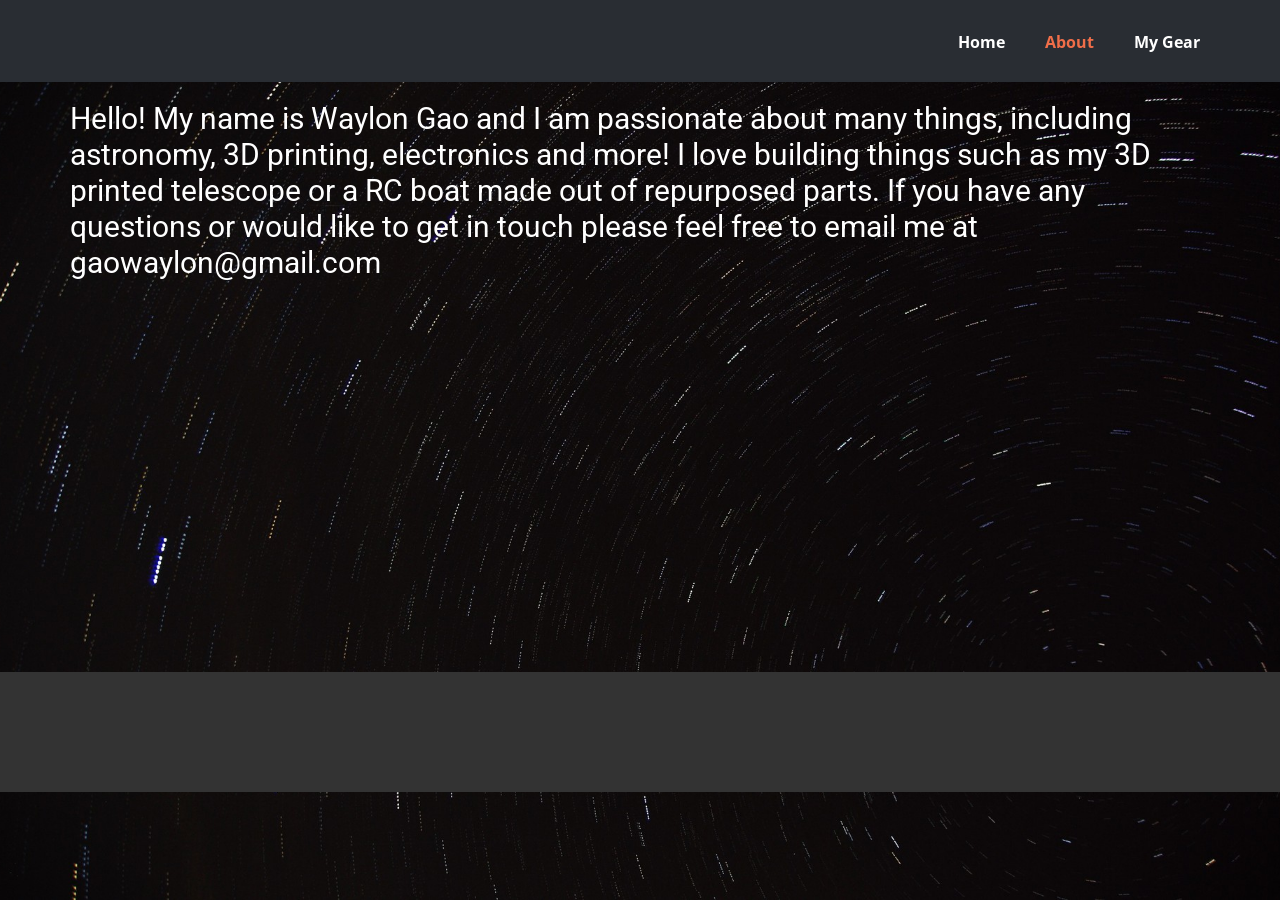
<file: About.html>
<!DOCTYPE html>
<html style="font-size: 16px;" lang="en"><head>
    <meta name="viewport" content="width=device-width, initial-scale=1.0">
    <meta charset="utf-8">
    <meta name="keywords" content="">
    <meta name="description" content="">
    <title>About</title>
    <link rel="stylesheet" href="nicepage.css" media="screen">
<link rel="stylesheet" href="About.css" media="screen">
    <script class="u-script" type="text/javascript" src="jquery.js" defer=""></script>
    <script class="u-script" type="text/javascript" src="nicepage.js" defer=""></script>
    <meta name="generator" content="Nicepage 5.4.1, nicepage.com">
    <link id="u-theme-google-font" rel="stylesheet" href="https://fonts.googleapis.com/css?family=Roboto:100,100i,300,300i,400,400i,500,500i,700,700i,900,900i|Open+Sans:300,300i,400,400i,500,500i,600,600i,700,700i,800,800i">
    
    
    <script type="application/ld+json">{
		"@context": "http://schema.org",
		"@type": "Organization",
		"name": ""
}</script>
    <meta name="theme-color" content="#f06e49">
    <meta property="og:title" content="About">
    <meta property="og:type" content="website">
  <meta data-intl-tel-input-cdn-path="intlTelInput/"></head>
  <body class="u-body u-image u-xl-mode" data-lang="en" style="background-position: 50% 50%; background-image: url(&quot;images/Stairtrail2.jpeg&quot;);"><header class="u-clearfix u-header u-palette-5-dark-3 u-header" id="sec-48dd"><div class="u-clearfix u-sheet u-sheet-1">
        <nav class="u-menu u-menu-one-level u-offcanvas u-menu-1" data-responsive-from="MD">
          <div class="menu-collapse" style="font-size: 1rem; letter-spacing: 0px; font-weight: 700;">
            <a class="u-button-style u-custom-active-border-color u-custom-border u-custom-border-color u-custom-borders u-custom-hover-border-color u-custom-left-right-menu-spacing u-custom-padding-bottom u-custom-text-active-color u-custom-text-color u-custom-text-hover-color u-custom-top-bottom-menu-spacing u-nav-link u-text-active-palette-1-base u-text-hover-palette-2-base" href="#">
              <svg class="u-svg-link" viewBox="0 0 24 24"><use xmlns:xlink="http://www.w3.org/1999/xlink" xlink:href="#menu-hamburger"></use></svg>
              <svg class="u-svg-content" version="1.1" id="menu-hamburger" viewBox="0 0 16 16" x="0px" y="0px" xmlns:xlink="http://www.w3.org/1999/xlink" xmlns="http://www.w3.org/2000/svg"><g><rect y="1" width="16" height="2"></rect><rect y="7" width="16" height="2"></rect><rect y="13" width="16" height="2"></rect>
</g></svg>
            </a>
          </div>
          <div class="u-custom-menu u-nav-container">
            <ul class="u-nav u-spacing-20 u-unstyled u-nav-1"><li class="u-nav-item"><a class="u-border-active-palette-5-light-1 u-border-hover-palette-5-light-1 u-button-style u-nav-link u-text-active-palette-1-base u-text-hover-palette-2-base u-text-white" href="Home.html" style="padding: 10px;">Home</a>
</li><li class="u-nav-item"><a class="u-border-active-palette-5-light-1 u-border-hover-palette-5-light-1 u-button-style u-nav-link u-text-active-palette-1-base u-text-hover-palette-2-base u-text-white" href="About.html" style="padding: 10px;">About</a>
</li><li class="u-nav-item"><a class="u-border-active-palette-5-light-1 u-border-hover-palette-5-light-1 u-button-style u-nav-link u-text-active-palette-1-base u-text-hover-palette-2-base u-text-white" href="My-Gear.html" style="padding: 10px;">My Gear</a>
</li></ul>
          </div>
          <div class="u-custom-menu u-nav-container-collapse">
            <div class="u-black u-container-style u-inner-container-layout u-opacity u-opacity-95 u-sidenav">
              <div class="u-inner-container-layout u-sidenav-overflow">
                <div class="u-menu-close"></div>
                <ul class="u-align-center u-nav u-popupmenu-items u-unstyled u-nav-2"><li class="u-nav-item"><a class="u-button-style u-nav-link" href="Home.html">Home</a>
</li><li class="u-nav-item"><a class="u-button-style u-nav-link" href="About.html">About</a>
</li><li class="u-nav-item"><a class="u-button-style u-nav-link" href="My-Gear.html">My Gear</a>
</li></ul>
              </div>
            </div>
            <div class="u-black u-menu-overlay u-opacity u-opacity-70"></div>
          </div>
        </nav>
      </div></header>
    <section class="u-clearfix u-section-1" id="sec-b0d5">
      <div class="u-clearfix u-sheet u-sheet-1">
        <h3 class="u-text u-text-body-alt-color u-text-default u-text-1">Hello! My name is Waylon Gao and I am passionate about many things, including astronomy, 3D printing, electronics and more! I love building things such as my 3D printed telescope or a RC boat made out of repurposed parts. If you have any questions or would like to get in touch please feel free to email me at gaowaylon@gmail.com</h3>
      </div>
    </section>
    
    
    <footer class="u-clearfix u-footer u-grey-80" id="sec-68bd"><div class="u-clearfix u-sheet u-sheet-1"></div></footer>
    
  
</body></html>
</file>
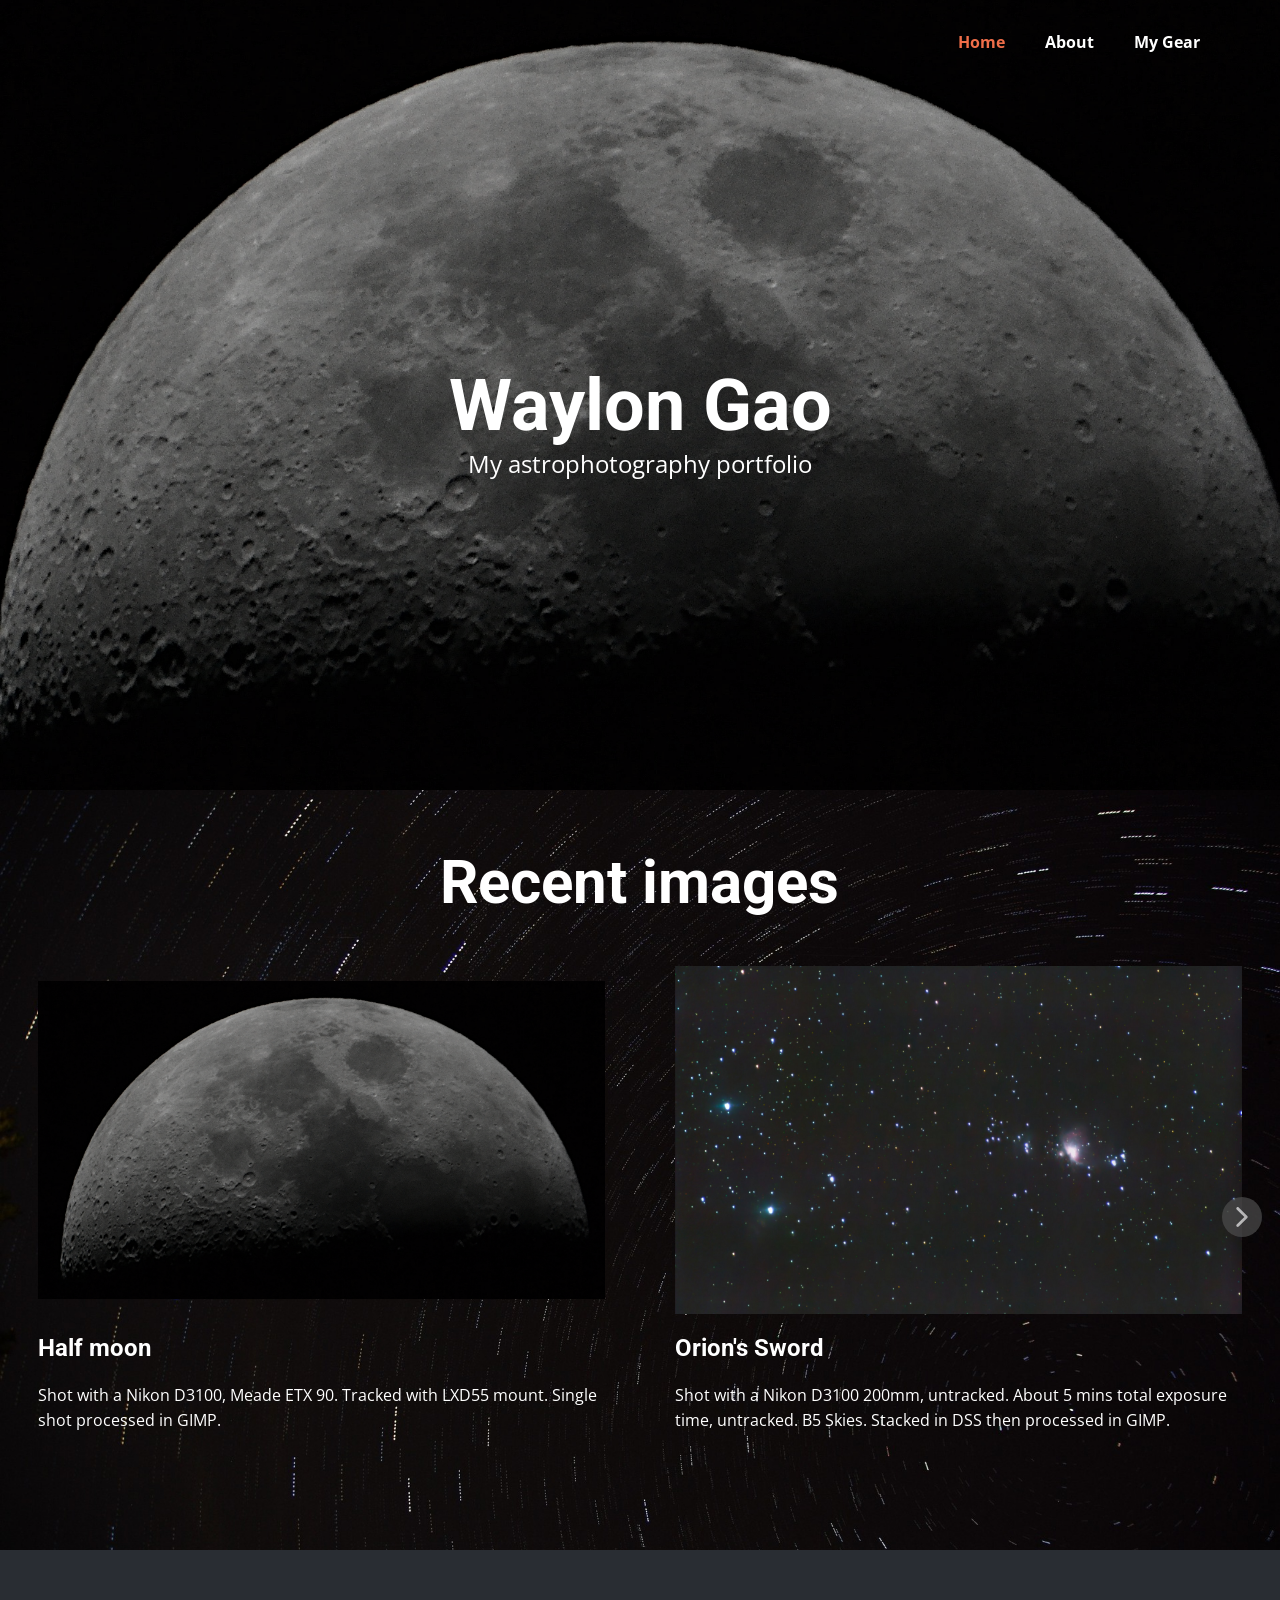
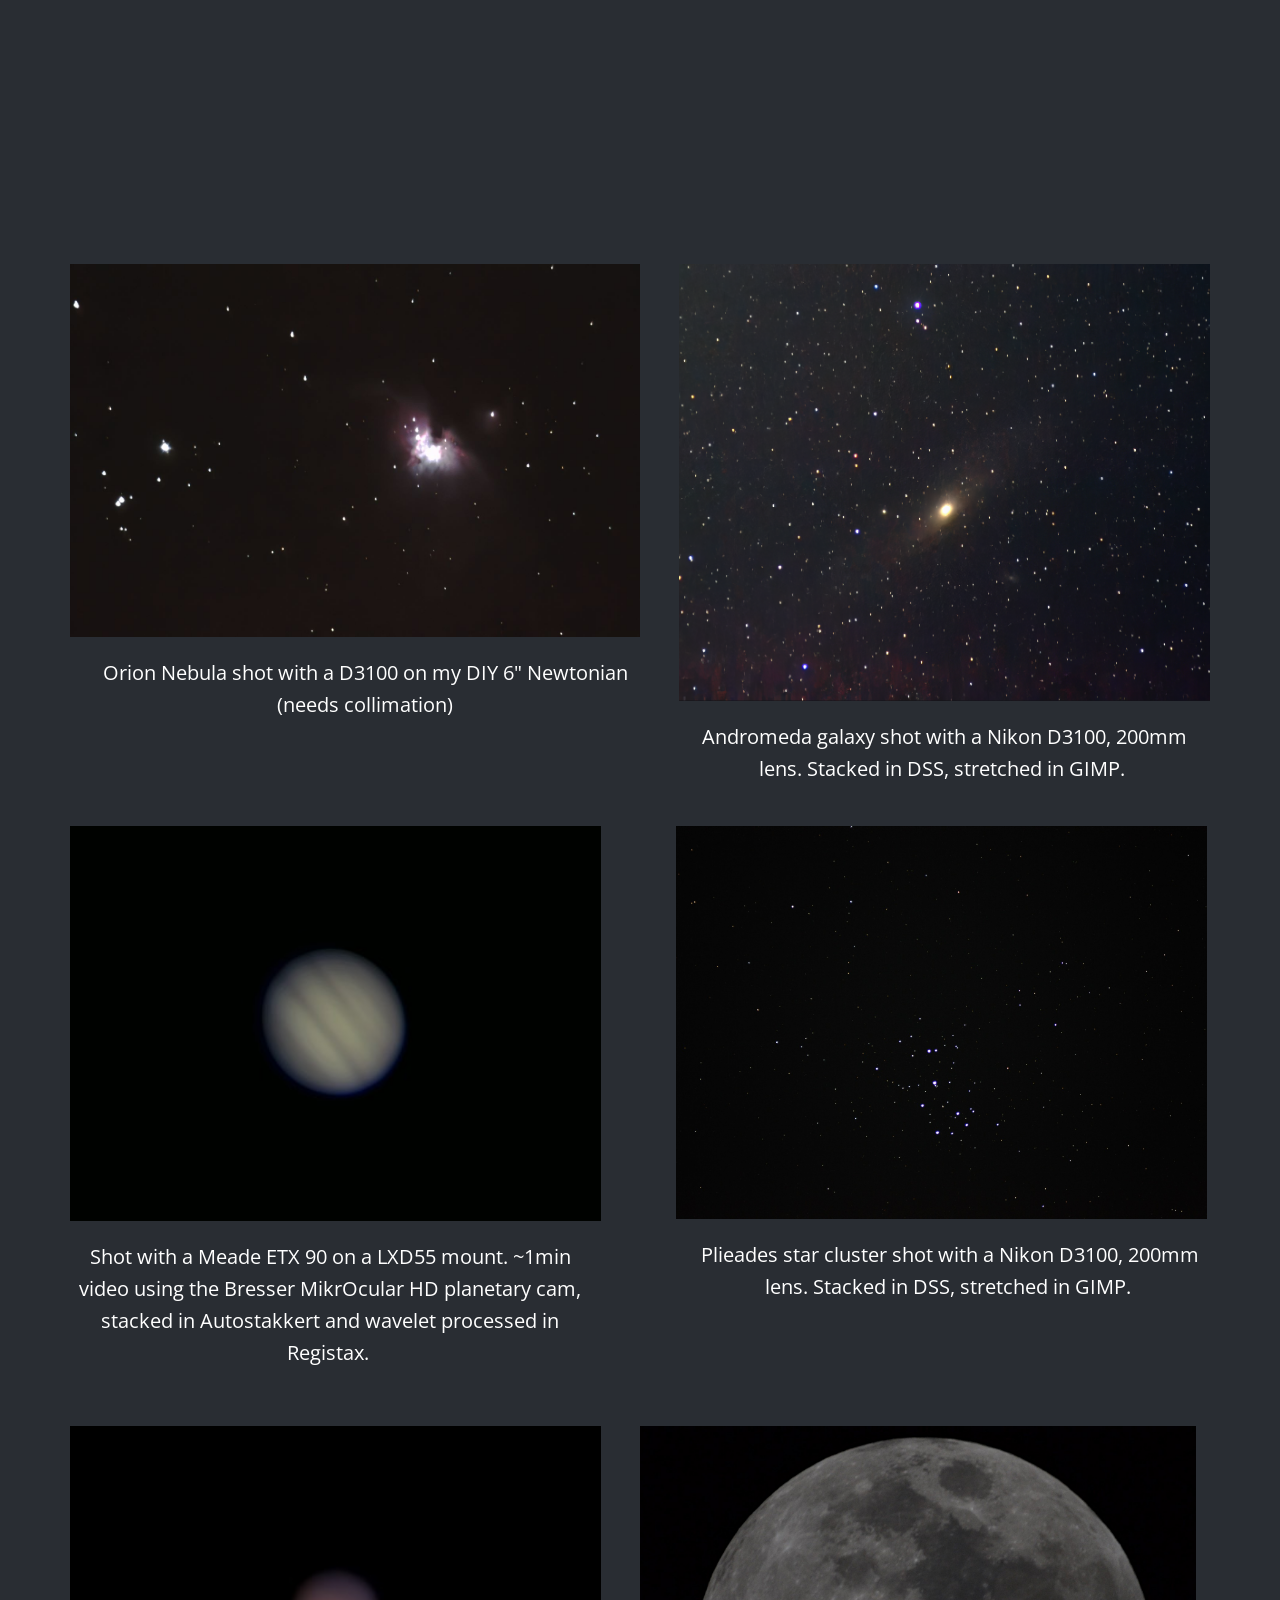
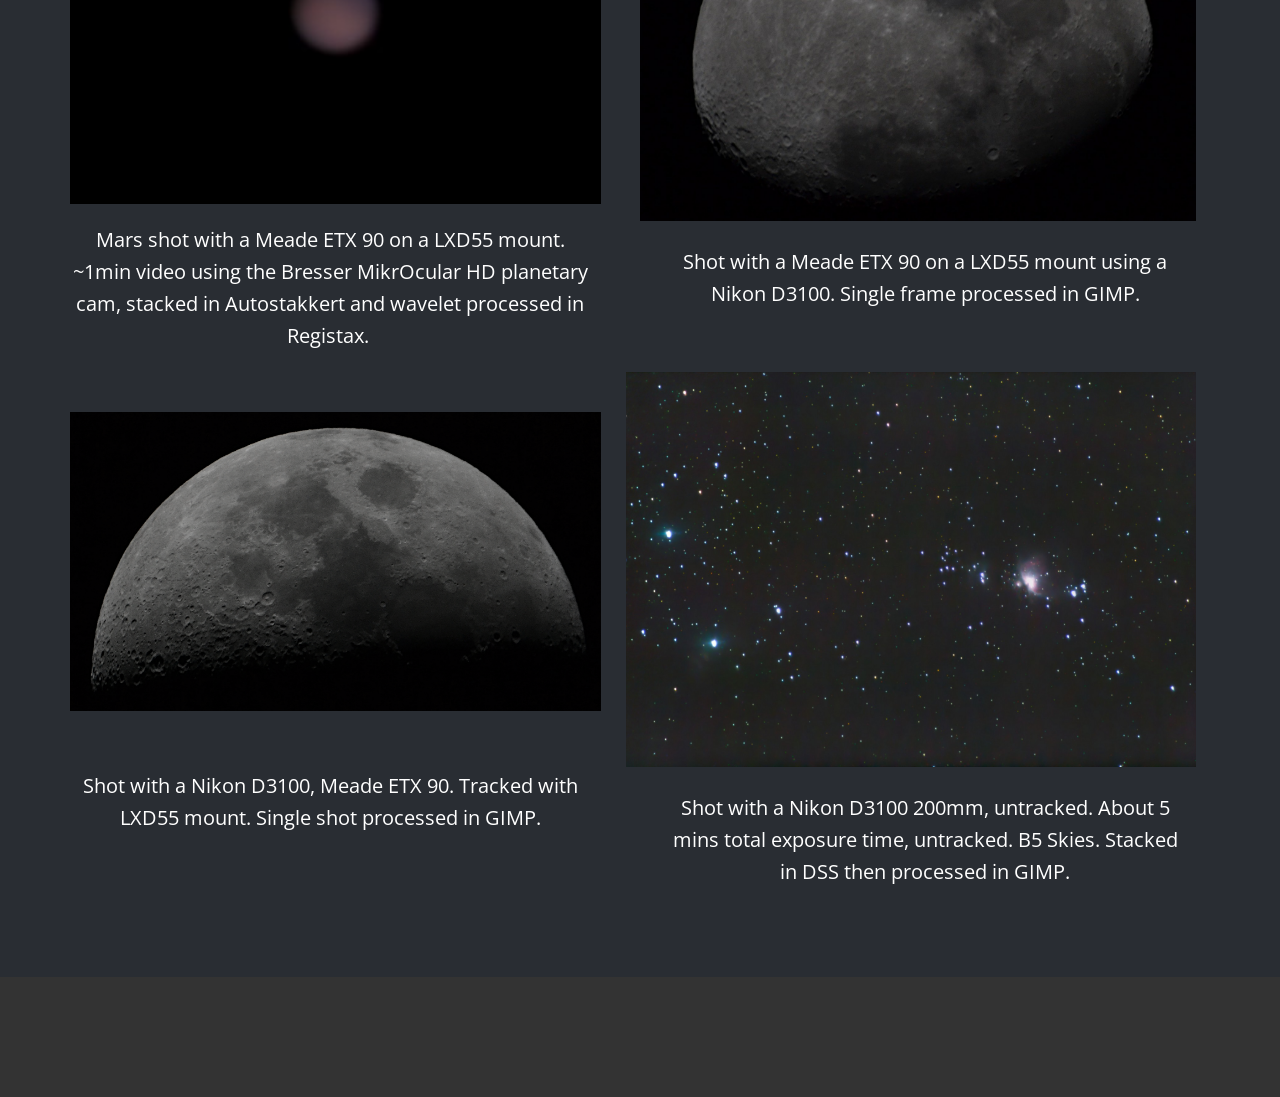
<file: Home.html>
<!DOCTYPE html>
<html style="font-size: 16px;" lang="en"><head>
    <meta name="viewport" content="width=device-width, initial-scale=1.0">
    <meta charset="utf-8">
    <meta name="description" content="Waylon Gao astrophotography portfolio">
    <title>Waylon Gao</title>
    <link rel="stylesheet" href="nicepage.css" media="screen">
<link rel="stylesheet" href="Home.css" media="screen">
    <script class="u-script" type="text/javascript" src="jquery.js" defer=""></script>
    <script class="u-script" type="text/javascript" src="nicepage.js" defer=""></script>
    <meta name="generator" content="Nicepage 5.4.1, nicepage.com">
    <link id="u-theme-google-font" rel="stylesheet" href="https://fonts.googleapis.com/css?family=Roboto:100,100i,300,300i,400,400i,500,500i,700,700i,900,900i|Open+Sans:300,300i,400,400i,500,500i,600,600i,700,700i,800,800i">
    
    
    
    
    <script type="application/ld+json">{
		"@context": "http://schema.org",
		"@type": "Organization",
		"name": ""
}</script>
    <meta name="theme-color" content="#f06e49">
    <meta property="og:title" content="Home">
    <meta property="og:type" content="website">
  <meta data-intl-tel-input-cdn-path="intlTelInput/"></head>
  <body class="u-body u-image u-overlap u-overlap-transparent u-xl-mode" data-lang="en" style="background-position: 50% 50%; background-image: url(&quot;images/default-image.jpg&quot;);"><header class="u-clearfix u-header u-palette-5-dark-3 u-header" id="sec-48dd"><div class="u-clearfix u-sheet u-sheet-1">
        <nav class="u-menu u-menu-one-level u-offcanvas u-menu-1" data-responsive-from="MD">
          <div class="menu-collapse" style="font-size: 1rem; letter-spacing: 0px; font-weight: 700;">
            <a class="u-button-style u-custom-active-border-color u-custom-border u-custom-border-color u-custom-borders u-custom-hover-border-color u-custom-left-right-menu-spacing u-custom-padding-bottom u-custom-text-active-color u-custom-text-color u-custom-text-hover-color u-custom-top-bottom-menu-spacing u-nav-link u-text-active-palette-1-base u-text-hover-palette-2-base" href="#">
              <svg class="u-svg-link" viewBox="0 0 24 24"><use xmlns:xlink="http://www.w3.org/1999/xlink" xlink:href="#menu-hamburger"></use></svg>
              <svg class="u-svg-content" version="1.1" id="menu-hamburger" viewBox="0 0 16 16" x="0px" y="0px" xmlns:xlink="http://www.w3.org/1999/xlink" xmlns="http://www.w3.org/2000/svg"><g><rect y="1" width="16" height="2"></rect><rect y="7" width="16" height="2"></rect><rect y="13" width="16" height="2"></rect>
</g></svg>
            </a>
          </div>
          <div class="u-custom-menu u-nav-container">
            <ul class="u-nav u-spacing-20 u-unstyled u-nav-1"><li class="u-nav-item"><a class="u-border-active-palette-5-light-1 u-border-hover-palette-5-light-1 u-button-style u-nav-link u-text-active-palette-1-base u-text-hover-palette-2-base u-text-white" href="Home.html" style="padding: 10px;">Home</a>
</li><li class="u-nav-item"><a class="u-border-active-palette-5-light-1 u-border-hover-palette-5-light-1 u-button-style u-nav-link u-text-active-palette-1-base u-text-hover-palette-2-base u-text-white" href="About.html" style="padding: 10px;">About</a>
</li><li class="u-nav-item"><a class="u-border-active-palette-5-light-1 u-border-hover-palette-5-light-1 u-button-style u-nav-link u-text-active-palette-1-base u-text-hover-palette-2-base u-text-white" href="My-Gear.html" style="padding: 10px;">My Gear</a>
</li></ul>
          </div>
          <div class="u-custom-menu u-nav-container-collapse">
            <div class="u-black u-container-style u-inner-container-layout u-opacity u-opacity-95 u-sidenav">
              <div class="u-inner-container-layout u-sidenav-overflow">
                <div class="u-menu-close"></div>
                <ul class="u-align-center u-nav u-popupmenu-items u-unstyled u-nav-2"><li class="u-nav-item"><a class="u-button-style u-nav-link" href="Home.html">Home</a>
</li><li class="u-nav-item"><a class="u-button-style u-nav-link" href="About.html">About</a>
</li><li class="u-nav-item"><a class="u-button-style u-nav-link" href="My-Gear.html">My Gear</a>
</li></ul>
              </div>
            </div>
            <div class="u-black u-menu-overlay u-opacity u-opacity-70"></div>
          </div>
        </nav>
      </div></header>
    <section class="u-align-center u-clearfix u-image u-section-1" id="sec-eb8a" data-animation-name="" data-animation-duration="0" data-animation-delay="0" data-animation-direction="" data-image-width="1920" data-image-height="1080">
      <div class="u-clearfix u-sheet u-valign-middle u-sheet-1">
        <div class="u-list u-list-1">
          <div class="u-repeater u-repeater-1"></div>
        </div>
        <div class="u-align-center u-container-style u-group u-radius-20 u-shape-round u-group-1" data-animation-name="customAnimationIn" data-animation-duration="1750" data-animation-delay="500">
          <div class="u-container-layout u-container-layout-1">
            <h1 class="u-align-center u-text u-text-white u-text-1" data-animation-name="customAnimationIn" data-animation-duration="1500" data-animation-delay="750">Waylon Gao</h1>
            <p class="u-align-center u-text u-text-body-alt-color u-text-2">My astrophotography portfolio</p>
          </div>
        </div>
      </div>
    </section>
    <section class="u-align-center u-clearfix u-image u-section-2" id="sec-bdbb" data-image-width="3872" data-image-height="2592">
      <div class="u-clearfix u-sheet u-sheet-1">
        <h2 class="u-text u-text-body-alt-color u-text-default u-text-1">Recent images</h2>
        <div class="u-layout-horizontal u-list u-list-1">
          <div class="u-repeater u-repeater-1">
            <div class="u-align-left u-container-style u-list-item u-repeater-item">
              <div class="u-container-layout u-similar-container u-container-layout-1">
                <img class="u-expanded-width u-image u-image-contain u-image-default u-image-1" alt="" data-image-width="1920" data-image-height="1080" src="images/halfmoon.png">
                <h4 class="u-text u-text-body-alt-color u-text-2">Half moon</h4>
                <p class="u-text u-text-body-alt-color u-text-3">Shot with a Nikon D3100, Meade ETX 90. Tracked with LXD55 mount. Single shot processed in GIMP.</p>
              </div>
            </div>
            <div class="u-align-left u-container-style u-list-item u-repeater-item">
              <div class="u-container-layout u-similar-container u-container-layout-2">
                <img class="u-expanded-width u-image u-image-default u-image-2" alt="" data-image-width="2322" data-image-height="1542" src="images/Orionsword.jpg">
                <h4 class="u-text u-text-body-alt-color u-text-4">Orion's Sword</h4>
                <p class="u-text u-text-body-alt-color u-text-5">Shot with a Nikon D3100 200mm, untracked. About 5 mins total exposure time, untracked. B5 Skies. Stacked in DSS then processed in GIMP.<br>
                </p>
              </div>
            </div>
            <div class="u-align-left u-container-style u-list-item u-repeater-item">
              <div class="u-container-layout u-similar-container u-container-layout-3">
                <img class="u-expanded-width u-image u-image-default u-image-3" alt="" data-image-width="448" data-image-height="448" src="images/JUPITER.jpg">
                <h4 class="u-text u-text-body-alt-color u-text-6">Jupiter</h4>
                <p class="u-text u-text-body-alt-color u-text-7">Shot with a Meade ETX 90 on a LXD55 mount. ~1min video using the Bresser MikrOcular HD planetary cam, stacked in Autostakkert and wavelet processed in Registax.&nbsp;</p>
              </div>
            </div>
            <div class="u-align-left u-container-style u-list-item u-repeater-item">
              <div class="u-container-layout u-similar-container u-container-layout-4">
                <img class="u-expanded-width u-image u-image-contain u-image-default u-image-4" alt="" data-image-width="2592" data-image-height="3872" src="images/longstartrail.jpeg">
                <h4 class="u-text u-text-body-alt-color u-text-8">Star trail</h4>
                <p class="u-text u-text-body-alt-color u-text-9">Shot with a Pentax K10D, 50mm lens using a DIY Raspberry Pi Pico Intravalometer.</p>
              </div>
            </div>
          </div>
          <a class="u-gallery-nav u-gallery-nav-prev u-grey-70 u-icon-circle u-opacity u-opacity-70 u-spacing-10 u-text-white u-gallery-nav-1" href="#" role="button">
            <span aria-hidden="true">
              <svg viewBox="0 0 451.847 451.847"><path d="M97.141,225.92c0-8.095,3.091-16.192,9.259-22.366L300.689,9.27c12.359-12.359,32.397-12.359,44.751,0
c12.354,12.354,12.354,32.388,0,44.748L173.525,225.92l171.903,171.909c12.354,12.354,12.354,32.391,0,44.744
c-12.354,12.365-32.386,12.365-44.745,0l-194.29-194.281C100.226,242.115,97.141,234.018,97.141,225.92z"></path></svg>
            </span>
            <span class="sr-only">
              <svg viewBox="0 0 451.847 451.847"><path d="M97.141,225.92c0-8.095,3.091-16.192,9.259-22.366L300.689,9.27c12.359-12.359,32.397-12.359,44.751,0
c12.354,12.354,12.354,32.388,0,44.748L173.525,225.92l171.903,171.909c12.354,12.354,12.354,32.391,0,44.744
c-12.354,12.365-32.386,12.365-44.745,0l-194.29-194.281C100.226,242.115,97.141,234.018,97.141,225.92z"></path></svg>
            </span>
          </a>
          <a class="u-absolute-vcenter u-gallery-nav u-gallery-nav-next u-grey-70 u-icon-circle u-opacity u-opacity-70 u-spacing-10 u-text-white u-gallery-nav-2" href="#" role="button">
            <span aria-hidden="true">
              <svg viewBox="0 0 451.846 451.847"><path d="M345.441,248.292L151.154,442.573c-12.359,12.365-32.397,12.365-44.75,0c-12.354-12.354-12.354-32.391,0-44.744
L278.318,225.92L106.409,54.017c-12.354-12.359-12.354-32.394,0-44.748c12.354-12.359,32.391-12.359,44.75,0l194.287,194.284
c6.177,6.18,9.262,14.271,9.262,22.366C354.708,234.018,351.617,242.115,345.441,248.292z"></path></svg>
            </span>
            <span class="sr-only">
              <svg viewBox="0 0 451.846 451.847"><path d="M345.441,248.292L151.154,442.573c-12.359,12.365-32.397,12.365-44.75,0c-12.354-12.354-12.354-32.391,0-44.744
L278.318,225.92L106.409,54.017c-12.354-12.359-12.354-32.394,0-44.748c12.354-12.359,32.391-12.359,44.75,0l194.287,194.284
c6.177,6.18,9.262,14.271,9.262,22.366C354.708,234.018,351.617,242.115,345.441,248.292z"></path></svg>
            </span>
          </a>
        </div>
      </div>
    </section>
    <section class="skrollable u-align-center u-clearfix u-palette-5-dark-3 u-section-3" id="sec-8700">
      <div class="u-clearfix u-sheet u-valign-middle-md u-valign-middle-sm u-valign-middle-xs u-sheet-1">
        <h1 class="u-align-center u-text u-text-palette-2-base u-text-1" data-animation-name="customAnimationIn" data-animation-duration="1500" data-animation-delay="250">Gallery</h1>
        <p class="u-align-center u-text u-text-2" data-animation-name="customAnimationIn" data-animation-duration="1500" data-animation-delay="500">Here are some of my photos</p>
        <div class="u-clearfix u-group-elements u-group-elements-1">
          <img class="u-expanded-width u-hover-feature u-image u-image-round u-image-1" src="images/Andromedadenoised.png" alt="" data-image-width="1619" data-image-height="963">
          <p class="u-align-center u-large-text u-text u-text-variant u-text-3">Andromeda galaxy shot with a Nikon D3100, 200mm<br>lens. Stacked in DSS, stretched in GIMP.&nbsp;
          </p>
        </div>
        <div class="u-align-center u-clearfix u-group-elements u-group-elements-2">
          <img class="u-expanded-width u-hover-feature u-image u-image-round u-image-2" src="images/OrionNebuladiyscope.jpg" alt="" data-image-width="1600" data-image-height="943">
          <p class="u-align-center u-custom-item u-large-text u-text u-text-variant u-text-4">Orion Nebula shot with a D3100 on my DIY 6" Newtonian<br>(needs collimation)
          </p>
        </div>
        <div class="u-clearfix u-group-elements u-group-elements-3">
          <img class="u-hover-feature u-image u-image-default u-image-3" src="images/plieades2023.jpeg" alt="" data-image-width="4644" data-image-height="3084">
          <p class="u-align-center u-large-text u-text u-text-variant u-text-5">Plieades star cluster shot with a Nikon D3100, 200mm<br>lens. Stacked in DSS, stretched in GIMP.&nbsp;
          </p>
        </div>
        <div class="u-clearfix u-group-elements u-group-elements-4">
          <img class="u-expanded-width u-hover-feature u-image u-image-default u-image-4" src="images/JUPITER.jpg" alt="" data-image-width="448" data-image-height="448">
          <p class="u-align-center u-large-text u-text u-text-variant u-text-6"> Shot with a Meade ETX 90 on a LXD55 mount. ~1min video using the Bresser MikrOcular HD planetary cam, stacked in Autostakkert and wavelet processed in Registax.&nbsp;</p>
        </div>
        <div class="u-clearfix u-group-elements u-group-elements-5">
          <img class="u-expanded-width u-hover-feature u-image u-image-default u-image-5" src="images/mars.jpg" alt="" data-image-width="448" data-image-height="448">
          <p class="u-align-center u-large-text u-text u-text-variant u-text-7"> Mars shot with a Meade ETX 90 on a LXD55 mount. ~1min video using the Bresser MikrOcular HD planetary cam, stacked in Autostakkert and wavelet processed in Registax.&nbsp;</p>
        </div>
        <div class="u-clearfix u-group-elements u-group-elements-6">
          <img class="u-expanded-width u-hover-feature u-image u-image-default u-image-6" src="images/Moon31.1.23.jpeg" alt="" data-image-width="3979" data-image-height="2239">
          <p class="u-align-center u-large-text u-text u-text-variant u-text-8"> Shot with a Meade ETX 90 on a LXD55 mount using a Nikon D3100. Single frame processed in GIMP.</p>
        </div>
        <img class="u-hover-feature u-image u-image-contain u-image-default u-image-7" src="images/halfmoon.png" alt="" data-image-width="1920" data-image-height="1080">
        <p class="u-align-center u-large-text u-text u-text-variant u-text-9"> Shot with a Nikon D3100, Meade ETX 90. Tracked with LXD55 mount. Single shot processed in GIMP.</p>
        <img class="u-hover-feature u-image u-image-default u-image-8" src="images/Orionsword.jpg" alt="" data-image-width="2322" data-image-height="1542">
        <p class="u-align-center u-large-text u-text u-text-variant u-text-10"> Shot with a Nikon D3100 200mm, untracked. About 5 mins total exposure time, untracked. B5 Skies. Stacked in DSS then processed in GIMP.</p>
      </div>
      
      
      
      
      
      
      
      
      
      
    </section>
    
    
    <footer class="u-clearfix u-footer u-grey-80" id="sec-68bd"><div class="u-clearfix u-sheet u-sheet-1"></div></footer>
    
  
</body></html>
</file>
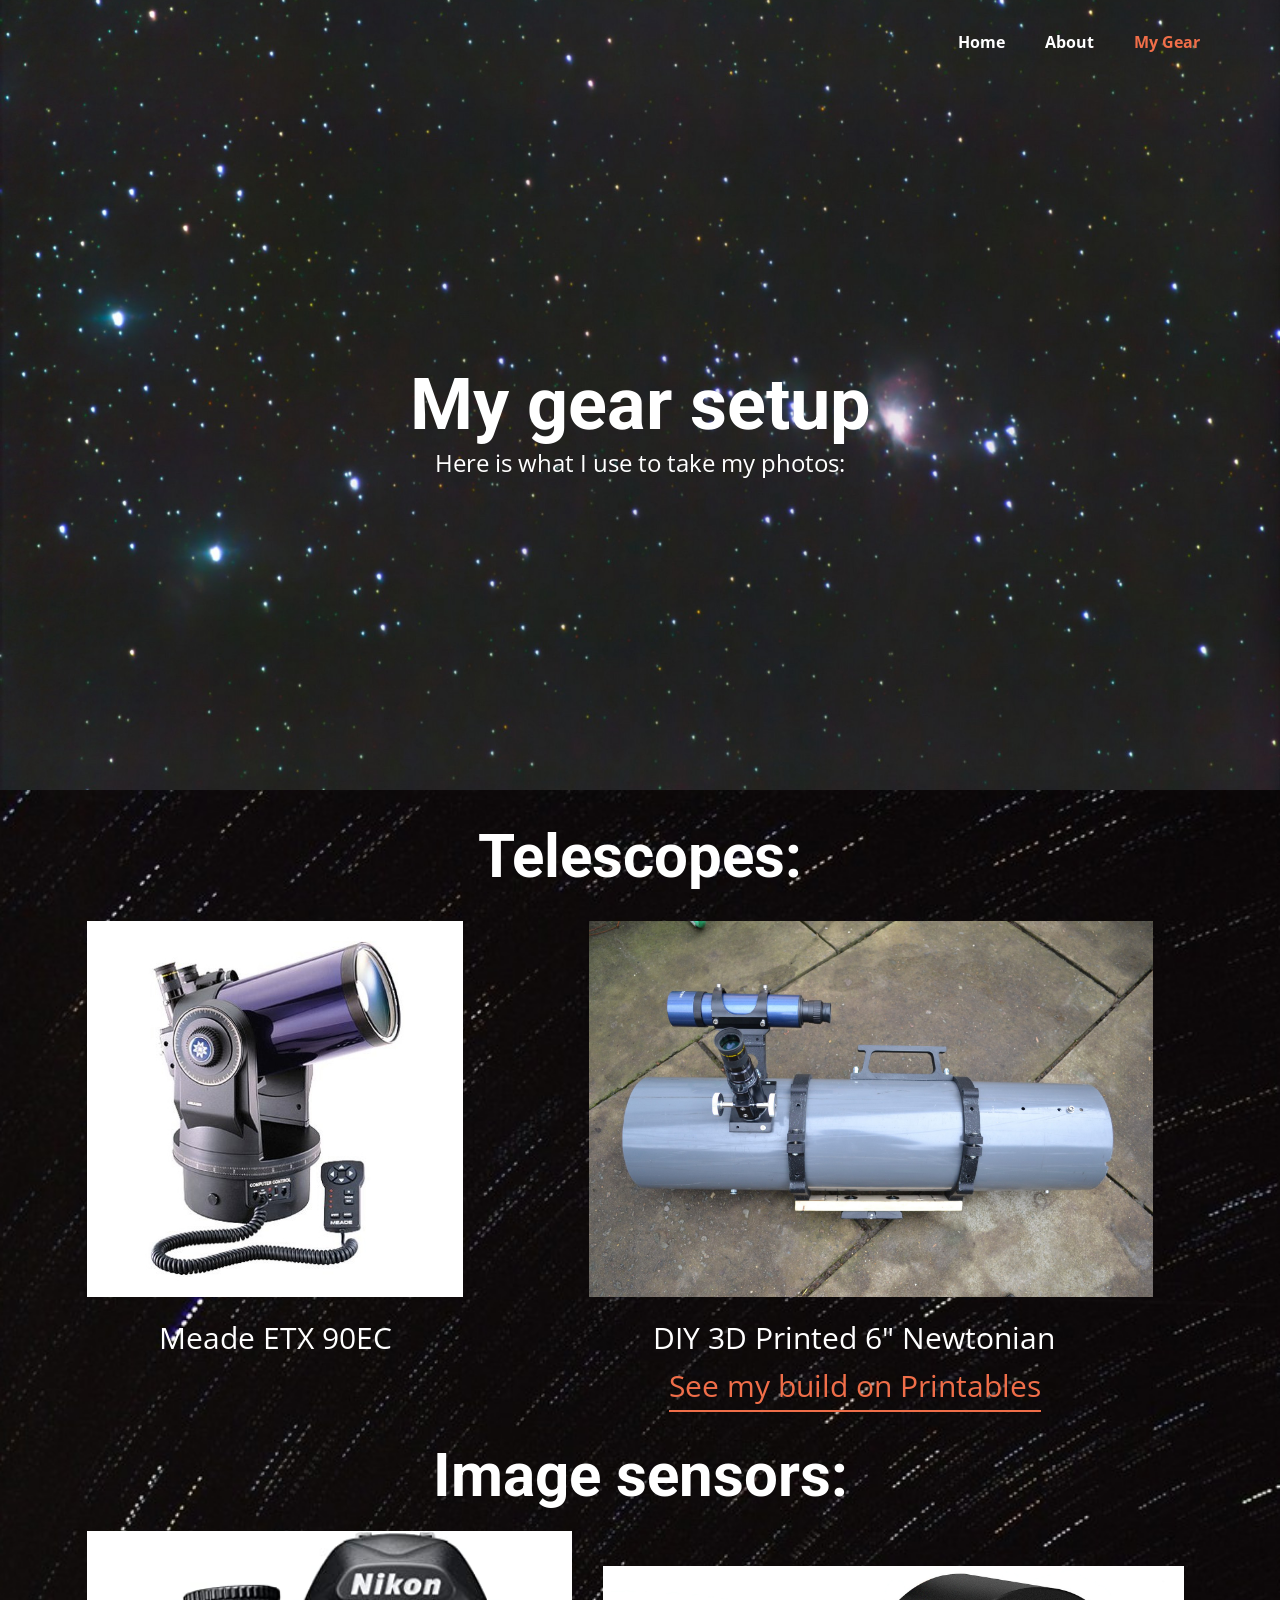
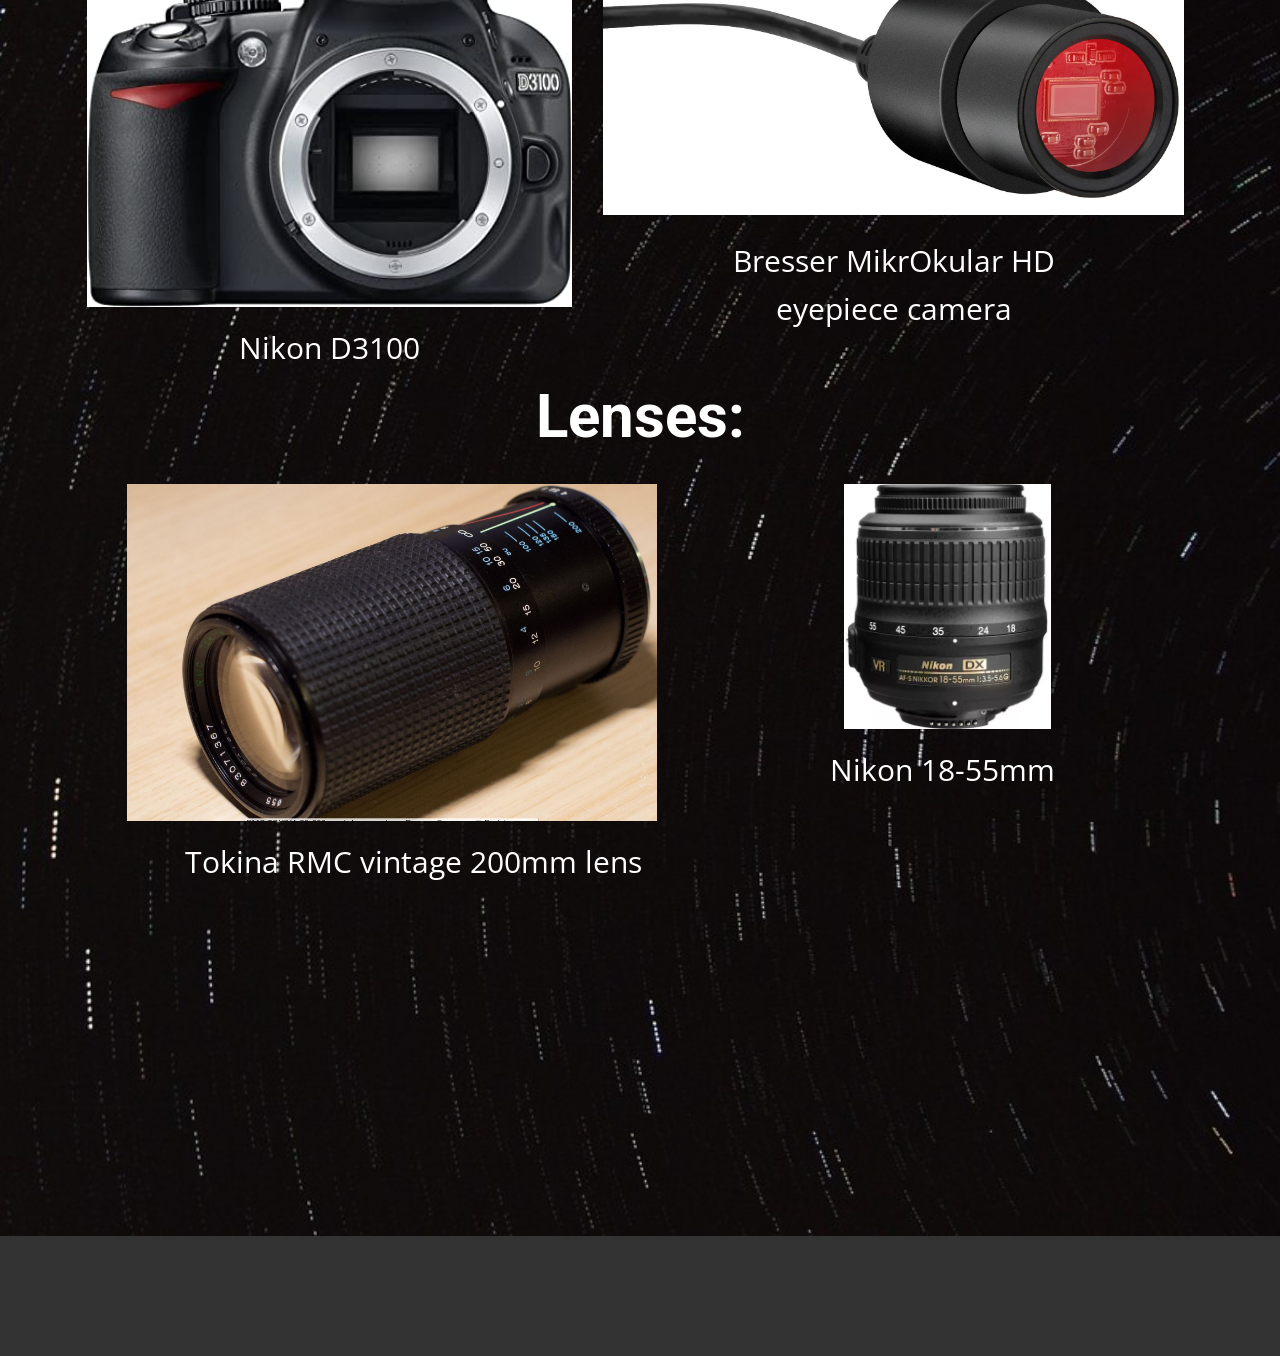
<file: My-Gear.html>
<!DOCTYPE html>
<html style="font-size: 16px;" lang="en"><head>
    <meta name="viewport" content="width=device-width, initial-scale=1.0">
    <meta charset="utf-8">
    <meta name="keywords" content="​Hello!, ​Kalvin Piterson, My Portfolio, Testimonials, ​IT Solution Strategy Development, ​My Experties, Nam ultrices ultrices nec tortor pulvinar esteras loremips est orem., Follow us, Contact Me">
    <meta name="description" content="">
    <title>My Gear</title>
    <link rel="stylesheet" href="nicepage.css" media="screen">
<link rel="stylesheet" href="My-Gear.css" media="screen">
    <script class="u-script" type="text/javascript" src="jquery.js" defer=""></script>
    <script class="u-script" type="text/javascript" src="nicepage.js" defer=""></script>
    <meta name="generator" content="Nicepage 5.4.1, nicepage.com">
    <link id="u-theme-google-font" rel="stylesheet" href="https://fonts.googleapis.com/css?family=Roboto:100,100i,300,300i,400,400i,500,500i,700,700i,900,900i|Open+Sans:300,300i,400,400i,500,500i,600,600i,700,700i,800,800i">
    
    
    
    <script type="application/ld+json">{
		"@context": "http://schema.org",
		"@type": "Organization",
		"name": ""
}</script>
    <meta name="theme-color" content="#f06e49">
    <meta property="og:title" content="My Gear">
    <meta property="og:type" content="website">
  <meta data-intl-tel-input-cdn-path="intlTelInput/"></head>
  <body class="u-body u-image u-overlap u-overlap-transparent u-xl-mode" data-lang="en" style="background-position: 50% 50%; background-image: url(&quot;images/default-image.jpg&quot;);"><header class="u-clearfix u-header u-palette-5-dark-3 u-header" id="sec-48dd"><div class="u-clearfix u-sheet u-sheet-1">
        <nav class="u-menu u-menu-one-level u-offcanvas u-menu-1" data-responsive-from="MD">
          <div class="menu-collapse" style="font-size: 1rem; letter-spacing: 0px; font-weight: 700;">
            <a class="u-button-style u-custom-active-border-color u-custom-border u-custom-border-color u-custom-borders u-custom-hover-border-color u-custom-left-right-menu-spacing u-custom-padding-bottom u-custom-text-active-color u-custom-text-color u-custom-text-hover-color u-custom-top-bottom-menu-spacing u-nav-link u-text-active-palette-1-base u-text-hover-palette-2-base" href="#">
              <svg class="u-svg-link" viewBox="0 0 24 24"><use xmlns:xlink="http://www.w3.org/1999/xlink" xlink:href="#menu-hamburger"></use></svg>
              <svg class="u-svg-content" version="1.1" id="menu-hamburger" viewBox="0 0 16 16" x="0px" y="0px" xmlns:xlink="http://www.w3.org/1999/xlink" xmlns="http://www.w3.org/2000/svg"><g><rect y="1" width="16" height="2"></rect><rect y="7" width="16" height="2"></rect><rect y="13" width="16" height="2"></rect>
</g></svg>
            </a>
          </div>
          <div class="u-custom-menu u-nav-container">
            <ul class="u-nav u-spacing-20 u-unstyled u-nav-1"><li class="u-nav-item"><a class="u-border-active-palette-5-light-1 u-border-hover-palette-5-light-1 u-button-style u-nav-link u-text-active-palette-1-base u-text-hover-palette-2-base u-text-white" href="Home.html" style="padding: 10px;">Home</a>
</li><li class="u-nav-item"><a class="u-border-active-palette-5-light-1 u-border-hover-palette-5-light-1 u-button-style u-nav-link u-text-active-palette-1-base u-text-hover-palette-2-base u-text-white" href="About.html" style="padding: 10px;">About</a>
</li><li class="u-nav-item"><a class="u-border-active-palette-5-light-1 u-border-hover-palette-5-light-1 u-button-style u-nav-link u-text-active-palette-1-base u-text-hover-palette-2-base u-text-white" href="My-Gear.html" style="padding: 10px;">My Gear</a>
</li></ul>
          </div>
          <div class="u-custom-menu u-nav-container-collapse">
            <div class="u-black u-container-style u-inner-container-layout u-opacity u-opacity-95 u-sidenav">
              <div class="u-inner-container-layout u-sidenav-overflow">
                <div class="u-menu-close"></div>
                <ul class="u-align-center u-nav u-popupmenu-items u-unstyled u-nav-2"><li class="u-nav-item"><a class="u-button-style u-nav-link" href="Home.html">Home</a>
</li><li class="u-nav-item"><a class="u-button-style u-nav-link" href="About.html">About</a>
</li><li class="u-nav-item"><a class="u-button-style u-nav-link" href="My-Gear.html">My Gear</a>
</li></ul>
              </div>
            </div>
            <div class="u-black u-menu-overlay u-opacity u-opacity-70"></div>
          </div>
        </nav>
      </div></header>
    <section class="u-align-center u-clearfix u-image u-section-1" id="sec-eb8a" data-animation-name="" data-animation-duration="0" data-animation-delay="0" data-animation-direction="" data-image-width="2322" data-image-height="1542">
      <div class="u-clearfix u-sheet u-sheet-1">
        <div class="u-list u-list-1">
          <div class="u-repeater u-repeater-1"></div>
        </div>
        <div class="u-align-center u-container-style u-group u-radius-20 u-shape-round u-group-1" data-animation-name="customAnimationIn" data-animation-duration="1750" data-animation-delay="500">
          <div class="u-container-layout u-container-layout-1">
            <h1 class="u-align-center u-text u-text-white u-text-1" data-animation-name="customAnimationIn" data-animation-duration="1500" data-animation-delay="750">My gear setup</h1>
            <p class="u-align-center u-text u-text-body-alt-color u-text-2">Here is what I use to take my photos:</p>
          </div>
        </div>
      </div>
    </section>
    <section class="u-align-center u-clearfix u-image u-section-2" id="sec-bdbb" data-image-width="3872" data-image-height="2592">
      <div class="u-clearfix u-sheet u-sheet-1">
        <h2 class="u-text u-text-body-alt-color u-text-default u-text-1">Telescopes:</h2>
        <img class="u-image u-image-default u-image-1" alt="" data-image-width="560" data-image-height="560" src="images/etx90.jpg" data-href="https://nicepage.com">
        <img class="u-image u-image-default u-image-2" alt="" data-image-width="4608" data-image-height="3072" src="images/DIYscopeOTA.jpeg" data-href="https://nicepage.com">
        <p class="u-large-text u-text u-text-body-alt-color u-text-default u-text-variant u-text-2">Meade ETX 90EC</p>
        <p class="u-large-text u-text u-text-body-alt-color u-text-default u-text-variant u-text-3">DIY 3D Printed 6" Newtonian<br>
        </p>
        <a href="https://www.printables.com/model/368902-6-f5-newtonian-telescope" class="u-active-none u-border-2 u-border-no-left u-border-no-right u-border-no-top u-border-palette-1-base u-bottom-left-radius-0 u-bottom-right-radius-0 u-btn u-btn-rectangle u-button-style u-hover-none u-none u-radius-0 u-top-left-radius-0 u-top-right-radius-0 u-btn-1" target="_blank">See my build on Printables</a>
        <h2 class="u-text u-text-body-alt-color u-text-default u-text-4">Image sensors:</h2>
        <img class="u-image u-image-default u-image-3" alt="" data-image-width="450" data-image-height="349" src="images/D3100.jpg" data-href="https://nicepage.com">
        <img class="u-image u-image-default u-image-4" alt="" data-image-width="2454" data-image-height="1014" src="images/MikrOkularHD.jpg" data-href="https://nicepage.com">
        <p class="u-large-text u-text u-text-body-alt-color u-text-default u-text-variant u-text-5">Bresser MikrOkular HD<br>eyepiece camera
        </p>
        <p class="u-large-text u-text u-text-body-alt-color u-text-default u-text-variant u-text-6">Nikon D3100</p>
        <h2 class="u-text u-text-body-alt-color u-text-default u-text-7">Lenses:</h2>
        <img class="u-image u-image-default u-image-5" alt="" data-image-width="2048" data-image-height="1365" src="images/tokinarmc200mm.jpg" data-href="https://nicepage.com">
        <img class="u-image u-image-contain u-image-default u-image-6" alt="" data-image-width="848" data-image-height="1000" src="images/1855mmlens.webp" data-href="https://nicepage.com">
        <p class="u-large-text u-text u-text-body-alt-color u-text-default u-text-variant u-text-8">Nikon 18-55mm</p>
        <p class="u-large-text u-text u-text-body-alt-color u-text-default u-text-variant u-text-9">Tokina RMC vintage 200mm lens</p>
      </div>
    </section>
    
    
    <footer class="u-clearfix u-footer u-grey-80" id="sec-68bd"><div class="u-clearfix u-sheet u-sheet-1"></div></footer>
    
  
</body></html>
</file>
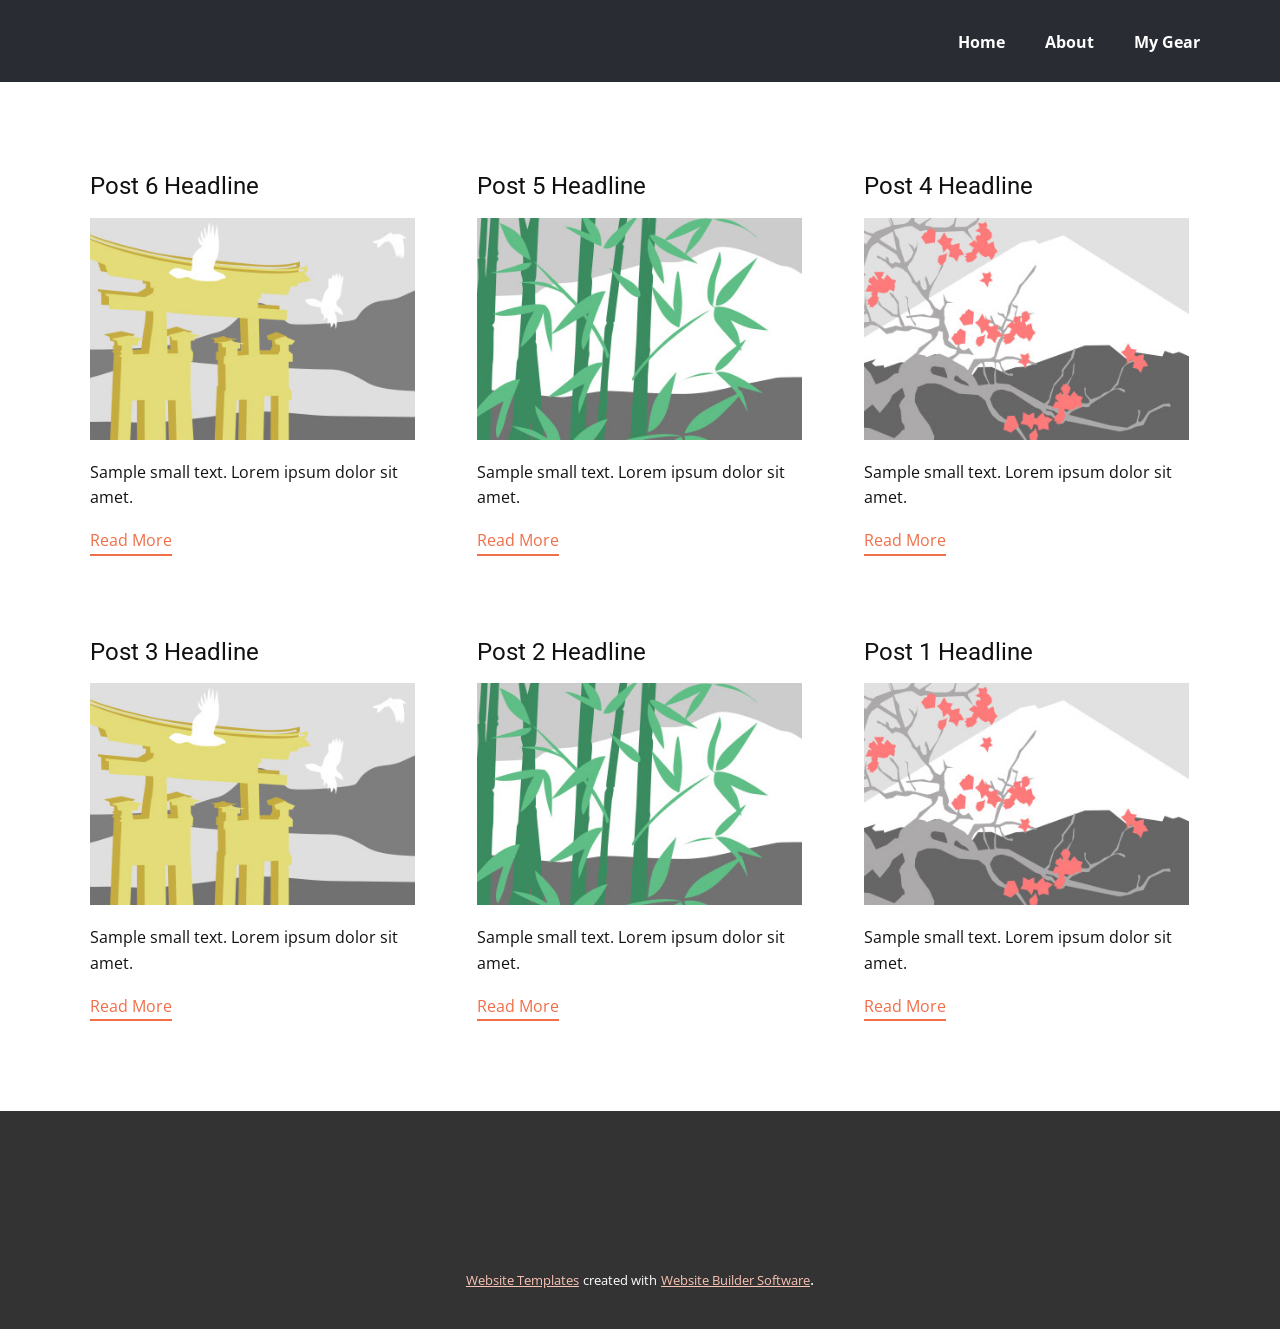
<file: blog/blog.html>
<!DOCTYPE html>
<html style="font-size: 16px;" lang="en"><head>
    <meta name="viewport" content="width=device-width, initial-scale=1.0">
    <meta charset="utf-8">
    <meta name="keywords" content="">
    <meta name="description" content="">
    <title>Blog Template</title>
    <link rel="stylesheet" href="../nicepage.css" media="screen">
<link rel="stylesheet" href="../Blog-Template.css" media="screen">
    <script class="u-script" type="text/javascript" src="../jquery.js" defer=""></script>
    <script class="u-script" type="text/javascript" src="../nicepage.js" defer=""></script>
    <meta name="generator" content="Nicepage 5.4.1, nicepage.com">
    <link id="u-theme-google-font" rel="stylesheet" href="https://fonts.googleapis.com/css?family=Roboto:100,100i,300,300i,400,400i,500,500i,700,700i,900,900i|Open+Sans:300,300i,400,400i,500,500i,600,600i,700,700i,800,800i">
    
    
    <script type="application/ld+json">{
		"@context": "http://schema.org",
		"@type": "Organization",
		"name": ""
}</script>
    <meta name="theme-color" content="#f06e49">
  <meta data-intl-tel-input-cdn-path="intlTelInput/"></head>
  <body class="u-body u-xl-mode" data-lang="en"><header class="u-clearfix u-header u-palette-5-dark-3 u-header" id="sec-48dd"><div class="u-clearfix u-sheet u-sheet-1">
        <nav class="u-menu u-menu-one-level u-offcanvas u-menu-1" data-responsive-from="MD">
          <div class="menu-collapse" style="font-size: 1rem; letter-spacing: 0px; font-weight: 700;">
            <a class="u-button-style u-custom-active-border-color u-custom-border u-custom-border-color u-custom-borders u-custom-hover-border-color u-custom-left-right-menu-spacing u-custom-padding-bottom u-custom-text-active-color u-custom-text-color u-custom-text-hover-color u-custom-top-bottom-menu-spacing u-nav-link u-text-active-palette-1-base u-text-hover-palette-2-base" href="#">
              <svg class="u-svg-link" viewBox="0 0 24 24"><use xmlns:xlink="http://www.w3.org/1999/xlink" xlink:href="#menu-hamburger"></use></svg>
              <svg class="u-svg-content" version="1.1" id="menu-hamburger" viewBox="0 0 16 16" x="0px" y="0px" xmlns:xlink="http://www.w3.org/1999/xlink" xmlns="http://www.w3.org/2000/svg"><g><rect y="1" width="16" height="2"></rect><rect y="7" width="16" height="2"></rect><rect y="13" width="16" height="2"></rect>
</g></svg>
            </a>
          </div>
          <div class="u-custom-menu u-nav-container">
            <ul class="u-nav u-spacing-20 u-unstyled u-nav-1"><li class="u-nav-item"><a class="u-border-active-palette-5-light-1 u-border-hover-palette-5-light-1 u-button-style u-nav-link u-text-active-palette-1-base u-text-hover-palette-2-base u-text-white" href="../Home.html" style="padding: 10px;">Home</a>
</li><li class="u-nav-item"><a class="u-border-active-palette-5-light-1 u-border-hover-palette-5-light-1 u-button-style u-nav-link u-text-active-palette-1-base u-text-hover-palette-2-base u-text-white" href="../About.html" style="padding: 10px;">About</a>
</li><li class="u-nav-item"><a class="u-border-active-palette-5-light-1 u-border-hover-palette-5-light-1 u-button-style u-nav-link u-text-active-palette-1-base u-text-hover-palette-2-base u-text-white" href="../My-Gear.html" style="padding: 10px;">My Gear</a>
</li></ul>
          </div>
          <div class="u-custom-menu u-nav-container-collapse">
            <div class="u-black u-container-style u-inner-container-layout u-opacity u-opacity-95 u-sidenav">
              <div class="u-inner-container-layout u-sidenav-overflow">
                <div class="u-menu-close"></div>
                <ul class="u-align-center u-nav u-popupmenu-items u-unstyled u-nav-2"><li class="u-nav-item"><a class="u-button-style u-nav-link" href="../Home.html">Home</a>
</li><li class="u-nav-item"><a class="u-button-style u-nav-link" href="../About.html">About</a>
</li><li class="u-nav-item"><a class="u-button-style u-nav-link" href="../My-Gear.html">My Gear</a>
</li></ul>
              </div>
            </div>
            <div class="u-black u-menu-overlay u-opacity u-opacity-70"></div>
          </div>
        </nav>
      </div></header>
    <section class="u-clearfix u-section-1" id="sec-52ec">
      <div class="u-clearfix u-sheet u-valign-middle u-sheet-1"><!--blog--><!--blog_options_json--><!--{"type":"Recent","source":"","tags":"","count":""}--><!--/blog_options_json-->
        <div class="u-blog u-expanded-width u-repeater u-repeater-1"><!--blog_post-->
          <div class="u-blog-post u-container-style u-repeater-item u-white u-repeater-item-1">
            <div class="u-container-layout u-similar-container u-valign-top u-container-layout-1"><!--blog_post_header-->
              <h4 class="u-blog-control u-text u-text-1">
                <a class="u-post-header-link" href="../blog/post-5.html">Post 6 Headline</a>
              </h4><!--/blog_post_header--><!--blog_post_image-->
              <a class="u-post-header-link" href="../blog/post-5.html"><img alt="" class="u-blog-control u-expanded-width u-image u-image-default u-image-1" src="../images/8ad73f3c.jpeg"></a><!--/blog_post_image--><!--blog_post_content-->
              <div class="u-blog-control u-post-content u-text u-text-2 fr-view">Sample small text. Lorem ipsum dolor sit amet.</div><!--/blog_post_content--><!--blog_post_readmore-->
              <a href="../blog/post-5.html" class="u-blog-control u-border-2 u-border-palette-1-base u-btn u-btn-rectangle u-button-style u-none u-btn-1"><!--blog_post_readmore_content--><!--options_json--><!--{"content":"","defaultValue":"Read More"}--><!--/options_json-->Read More<!--/blog_post_readmore_content--></a><!--/blog_post_readmore-->
            </div>
          </div><div class="u-blog-post u-container-style u-repeater-item u-video-cover u-white">
            <div class="u-container-layout u-similar-container u-valign-top u-container-layout-2"><!--blog_post_header-->
              <h4 class="u-blog-control u-text u-text-3">
                <a class="u-post-header-link" href="../blog/post-4.html">Post 5 Headline</a>
              </h4><!--/blog_post_header--><!--blog_post_image-->
              <a class="u-post-header-link" href="../blog/post-4.html"><img alt="" class="u-blog-control u-expanded-width u-image u-image-default u-image-2" src="../images/68f64b9d.jpeg"></a><!--/blog_post_image--><!--blog_post_content-->
              <div class="u-blog-control u-post-content u-text u-text-4 fr-view">Sample small text. Lorem ipsum dolor sit amet.</div><!--/blog_post_content--><!--blog_post_readmore-->
              <a href="../blog/post-4.html" class="u-blog-control u-border-2 u-border-palette-1-base u-btn u-btn-rectangle u-button-style u-none u-btn-2"><!--blog_post_readmore_content--><!--options_json--><!--{"content":"","defaultValue":"Read More"}--><!--/options_json-->Read More<!--/blog_post_readmore_content--></a><!--/blog_post_readmore-->
            </div>
          </div><div class="u-blog-post u-container-style u-repeater-item u-video-cover u-white">
            <div class="u-container-layout u-similar-container u-valign-top u-container-layout-3"><!--blog_post_header-->
              <h4 class="u-blog-control u-text u-text-5">
                <a class="u-post-header-link" href="../blog/post-3.html">Post 4 Headline</a>
              </h4><!--/blog_post_header--><!--blog_post_image-->
              <a class="u-post-header-link" href="../blog/post-3.html"><img alt="" class="u-blog-control u-expanded-width u-image u-image-default u-image-3" src="../images/0fd3416c.jpeg"></a><!--/blog_post_image--><!--blog_post_content-->
              <div class="u-blog-control u-post-content u-text u-text-6 fr-view">Sample small text. Lorem ipsum dolor sit amet.</div><!--/blog_post_content--><!--blog_post_readmore-->
              <a href="../blog/post-3.html" class="u-blog-control u-border-2 u-border-palette-1-base u-btn u-btn-rectangle u-button-style u-none u-btn-3"><!--blog_post_readmore_content--><!--options_json--><!--{"content":"","defaultValue":"Read More"}--><!--/options_json-->Read More<!--/blog_post_readmore_content--></a><!--/blog_post_readmore-->
            </div>
          </div><div class="u-blog-post u-container-style u-repeater-item u-white u-repeater-item-1">
            <div class="u-container-layout u-similar-container u-valign-top u-container-layout-1"><!--blog_post_header-->
              <h4 class="u-blog-control u-text u-text-1">
                <a class="u-post-header-link" href="../blog/post-2.html">Post 3 Headline</a>
              </h4><!--/blog_post_header--><!--blog_post_image-->
              <a class="u-post-header-link" href="../blog/post-2.html"><img alt="" class="u-blog-control u-expanded-width u-image u-image-default u-image-1" src="../images/8ad73f3c.jpeg"></a><!--/blog_post_image--><!--blog_post_content-->
              <div class="u-blog-control u-post-content u-text u-text-2 fr-view">Sample small text. Lorem ipsum dolor sit amet.</div><!--/blog_post_content--><!--blog_post_readmore-->
              <a href="../blog/post-2.html" class="u-blog-control u-border-2 u-border-palette-1-base u-btn u-btn-rectangle u-button-style u-none u-btn-1"><!--blog_post_readmore_content--><!--options_json--><!--{"content":"","defaultValue":"Read More"}--><!--/options_json-->Read More<!--/blog_post_readmore_content--></a><!--/blog_post_readmore-->
            </div>
          </div><div class="u-blog-post u-container-style u-repeater-item u-video-cover u-white">
            <div class="u-container-layout u-similar-container u-valign-top u-container-layout-2"><!--blog_post_header-->
              <h4 class="u-blog-control u-text u-text-3">
                <a class="u-post-header-link" href="../blog/post-1.html">Post 2 Headline</a>
              </h4><!--/blog_post_header--><!--blog_post_image-->
              <a class="u-post-header-link" href="../blog/post-1.html"><img alt="" class="u-blog-control u-expanded-width u-image u-image-default u-image-2" src="../images/68f64b9d.jpeg"></a><!--/blog_post_image--><!--blog_post_content-->
              <div class="u-blog-control u-post-content u-text u-text-4 fr-view">Sample small text. Lorem ipsum dolor sit amet.</div><!--/blog_post_content--><!--blog_post_readmore-->
              <a href="../blog/post-1.html" class="u-blog-control u-border-2 u-border-palette-1-base u-btn u-btn-rectangle u-button-style u-none u-btn-2"><!--blog_post_readmore_content--><!--options_json--><!--{"content":"","defaultValue":"Read More"}--><!--/options_json-->Read More<!--/blog_post_readmore_content--></a><!--/blog_post_readmore-->
            </div>
          </div><div class="u-blog-post u-container-style u-repeater-item u-video-cover u-white">
            <div class="u-container-layout u-similar-container u-valign-top u-container-layout-3"><!--blog_post_header-->
              <h4 class="u-blog-control u-text u-text-5">
                <a class="u-post-header-link" href="../blog/post.html">Post 1 Headline</a>
              </h4><!--/blog_post_header--><!--blog_post_image-->
              <a class="u-post-header-link" href="../blog/post.html"><img alt="" class="u-blog-control u-expanded-width u-image u-image-default u-image-3" src="../images/0fd3416c.jpeg"></a><!--/blog_post_image--><!--blog_post_content-->
              <div class="u-blog-control u-post-content u-text u-text-6 fr-view">Sample small text. Lorem ipsum dolor sit amet.</div><!--/blog_post_content--><!--blog_post_readmore-->
              <a href="../blog/post.html" class="u-blog-control u-border-2 u-border-palette-1-base u-btn u-btn-rectangle u-button-style u-none u-btn-3"><!--blog_post_readmore_content--><!--options_json--><!--{"content":"","defaultValue":"Read More"}--><!--/options_json-->Read More<!--/blog_post_readmore_content--></a><!--/blog_post_readmore-->
            </div>
          </div><!--/blog_post--><!--blog_post-->
          <!--/blog_post--><!--blog_post-->
          <!--/blog_post-->
        </div><!--/blog-->
      </div>
    </section>
    
    
    <footer class="u-clearfix u-footer u-grey-80" id="sec-68bd"><div class="u-clearfix u-sheet u-sheet-1"></div></footer>
    <section class="u-backlink u-clearfix u-grey-80">
      <a class="u-link" href="https://nicepage.com/website-templates" target="_blank">
        <span>Website Templates</span>
      </a>
      <p class="u-text">
        <span>created with</span>
      </p>
      <a class="u-link" href="" target="_blank">
        <span>Website Builder Software</span>
      </a>. 
    </section>
  
</body></html>
</file>
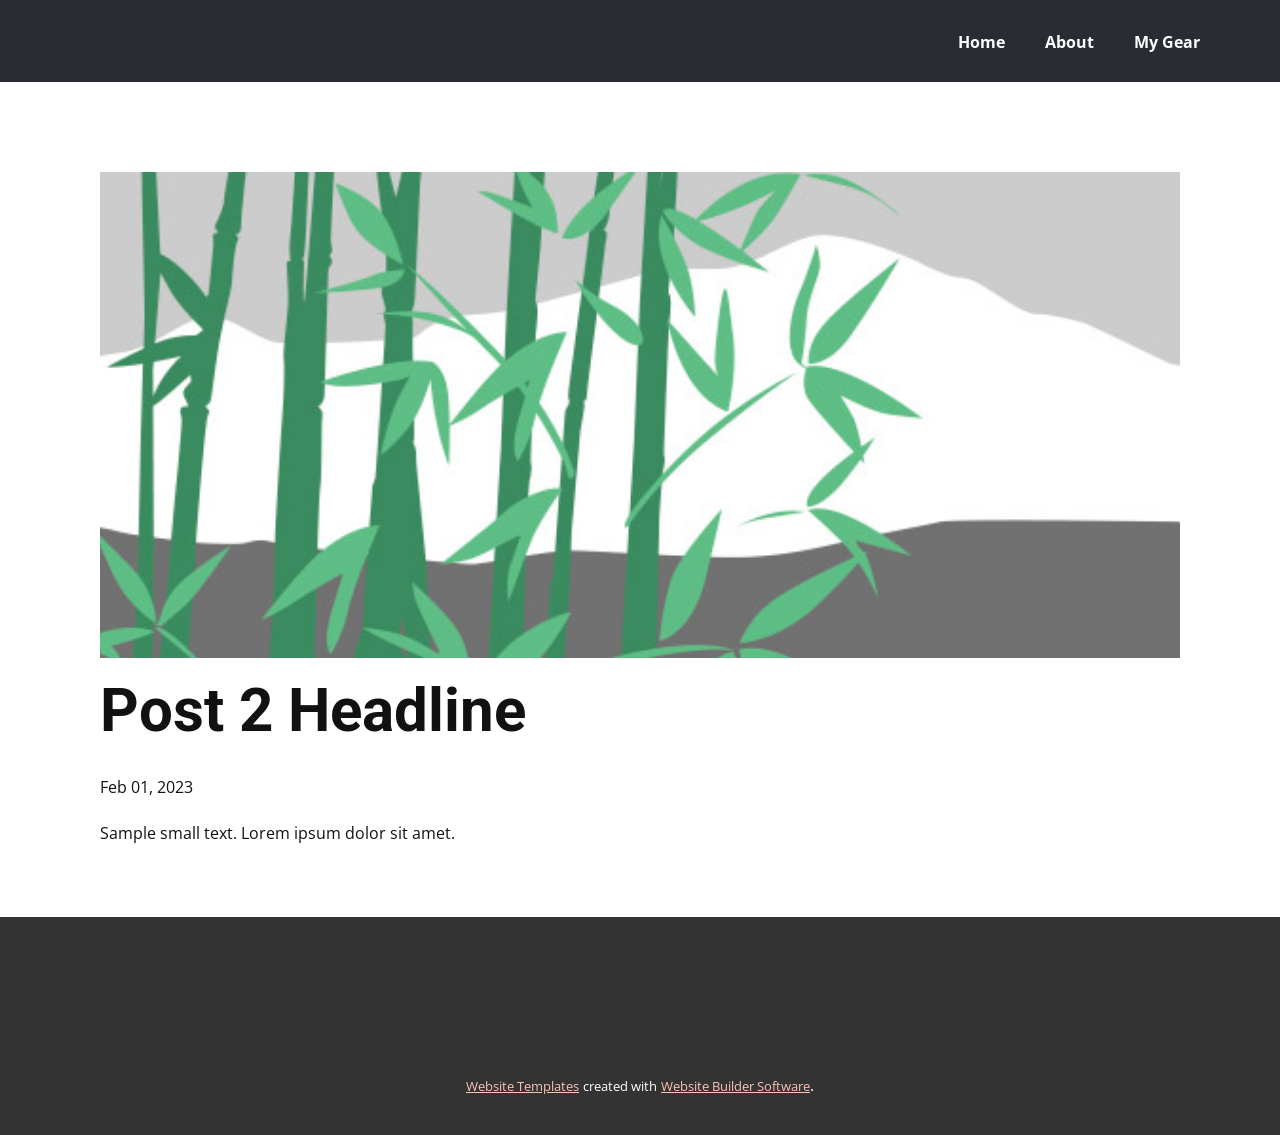
<file: blog/post-1.html>
<!DOCTYPE html>
<html style="font-size: 16px;" lang="en"><head>
    <meta name="viewport" content="width=device-width, initial-scale=1.0">
    <meta charset="utf-8">
    <meta name="keywords" content="Post 1 Headline">
    <meta name="description" content="">
    <title>Post 2 Headline</title>
    <link rel="stylesheet" href="../nicepage.css" media="screen">
<link rel="stylesheet" href="../Post-Template.css" media="screen">
    <script class="u-script" type="text/javascript" src="../jquery.js" defer=""></script>
    <script class="u-script" type="text/javascript" src="../nicepage.js" defer=""></script>
    <meta name="generator" content="Nicepage 5.4.1, nicepage.com">
    <link id="u-theme-google-font" rel="stylesheet" href="https://fonts.googleapis.com/css?family=Roboto:100,100i,300,300i,400,400i,500,500i,700,700i,900,900i|Open+Sans:300,300i,400,400i,500,500i,600,600i,700,700i,800,800i">
    
    
    <script type="application/ld+json">{
		"@context": "http://schema.org",
		"@type": "Organization",
		"name": ""
}</script>
    <meta name="theme-color" content="#f06e49">
  <meta data-intl-tel-input-cdn-path="intlTelInput/"></head>
  <body class="u-body u-xl-mode" data-lang="en"><header class="u-clearfix u-header u-palette-5-dark-3 u-header" id="sec-48dd"><div class="u-clearfix u-sheet u-sheet-1">
        <nav class="u-menu u-menu-one-level u-offcanvas u-menu-1" data-responsive-from="MD">
          <div class="menu-collapse" style="font-size: 1rem; letter-spacing: 0px; font-weight: 700;">
            <a class="u-button-style u-custom-active-border-color u-custom-border u-custom-border-color u-custom-borders u-custom-hover-border-color u-custom-left-right-menu-spacing u-custom-padding-bottom u-custom-text-active-color u-custom-text-color u-custom-text-hover-color u-custom-top-bottom-menu-spacing u-nav-link u-text-active-palette-1-base u-text-hover-palette-2-base" href="#">
              <svg class="u-svg-link" viewBox="0 0 24 24"><use xmlns:xlink="http://www.w3.org/1999/xlink" xlink:href="#menu-hamburger"></use></svg>
              <svg class="u-svg-content" version="1.1" id="menu-hamburger" viewBox="0 0 16 16" x="0px" y="0px" xmlns:xlink="http://www.w3.org/1999/xlink" xmlns="http://www.w3.org/2000/svg"><g><rect y="1" width="16" height="2"></rect><rect y="7" width="16" height="2"></rect><rect y="13" width="16" height="2"></rect>
</g></svg>
            </a>
          </div>
          <div class="u-custom-menu u-nav-container">
            <ul class="u-nav u-spacing-20 u-unstyled u-nav-1"><li class="u-nav-item"><a class="u-border-active-palette-5-light-1 u-border-hover-palette-5-light-1 u-button-style u-nav-link u-text-active-palette-1-base u-text-hover-palette-2-base u-text-white" href="../Home.html" style="padding: 10px;">Home</a>
</li><li class="u-nav-item"><a class="u-border-active-palette-5-light-1 u-border-hover-palette-5-light-1 u-button-style u-nav-link u-text-active-palette-1-base u-text-hover-palette-2-base u-text-white" href="../About.html" style="padding: 10px;">About</a>
</li><li class="u-nav-item"><a class="u-border-active-palette-5-light-1 u-border-hover-palette-5-light-1 u-button-style u-nav-link u-text-active-palette-1-base u-text-hover-palette-2-base u-text-white" href="../My-Gear.html" style="padding: 10px;">My Gear</a>
</li></ul>
          </div>
          <div class="u-custom-menu u-nav-container-collapse">
            <div class="u-black u-container-style u-inner-container-layout u-opacity u-opacity-95 u-sidenav">
              <div class="u-inner-container-layout u-sidenav-overflow">
                <div class="u-menu-close"></div>
                <ul class="u-align-center u-nav u-popupmenu-items u-unstyled u-nav-2"><li class="u-nav-item"><a class="u-button-style u-nav-link" href="../Home.html">Home</a>
</li><li class="u-nav-item"><a class="u-button-style u-nav-link" href="../About.html">About</a>
</li><li class="u-nav-item"><a class="u-button-style u-nav-link" href="../My-Gear.html">My Gear</a>
</li></ul>
              </div>
            </div>
            <div class="u-black u-menu-overlay u-opacity u-opacity-70"></div>
          </div>
        </nav>
      </div></header>
    <section class="u-align-center u-clearfix u-section-1" id="sec-caa0">
      <div class="u-clearfix u-sheet u-valign-middle-md u-valign-middle-sm u-valign-middle-xs u-sheet-1"><!--post_details--><!--post_details_options_json--><!--{"source":""}--><!--/post_details_options_json--><!--blog_post-->
        <div class="u-container-style u-expanded-width u-post-details u-post-details-1">
          <div class="u-container-layout u-valign-middle u-container-layout-1"><!--blog_post_image-->
            <img alt="" class="u-blog-control u-expanded-width u-image u-image-default u-image-1" src="../images/68f64b9d.jpeg"><!--/blog_post_image--><!--blog_post_header-->
            <h2 class="u-blog-control u-text u-text-1">Post 2 Headline</h2><!--/blog_post_header--><!--blog_post_metadata-->
            <div class="u-blog-control u-metadata u-metadata-1"><!--blog_post_metadata_date-->
              <span class="u-meta-date u-meta-icon">Feb 01, 2023</span><!--/blog_post_metadata_date--><!--blog_post_metadata_category-->
              <!--/blog_post_metadata_category--><!--blog_post_metadata_comments-->
              <!--/blog_post_metadata_comments-->
            </div><!--/blog_post_metadata--><!--blog_post_content-->
            <div class="u-align-justify u-blog-control u-post-content u-text u-text-2 fr-view">
  Sample small text. Lorem ipsum dolor sit amet.
  </div><!--/blog_post_content-->
          </div>
        </div><!--/blog_post--><!--/post_details-->
      </div>
    </section>
    
    
    <footer class="u-clearfix u-footer u-grey-80" id="sec-68bd"><div class="u-clearfix u-sheet u-sheet-1"></div></footer>
    <section class="u-backlink u-clearfix u-grey-80">
      <a class="u-link" href="https://nicepage.com/website-templates" target="_blank">
        <span>Website Templates</span>
      </a>
      <p class="u-text">
        <span>created with</span>
      </p>
      <a class="u-link" href="" target="_blank">
        <span>Website Builder Software</span>
      </a>. 
    </section>
  
</body></html>
</file>
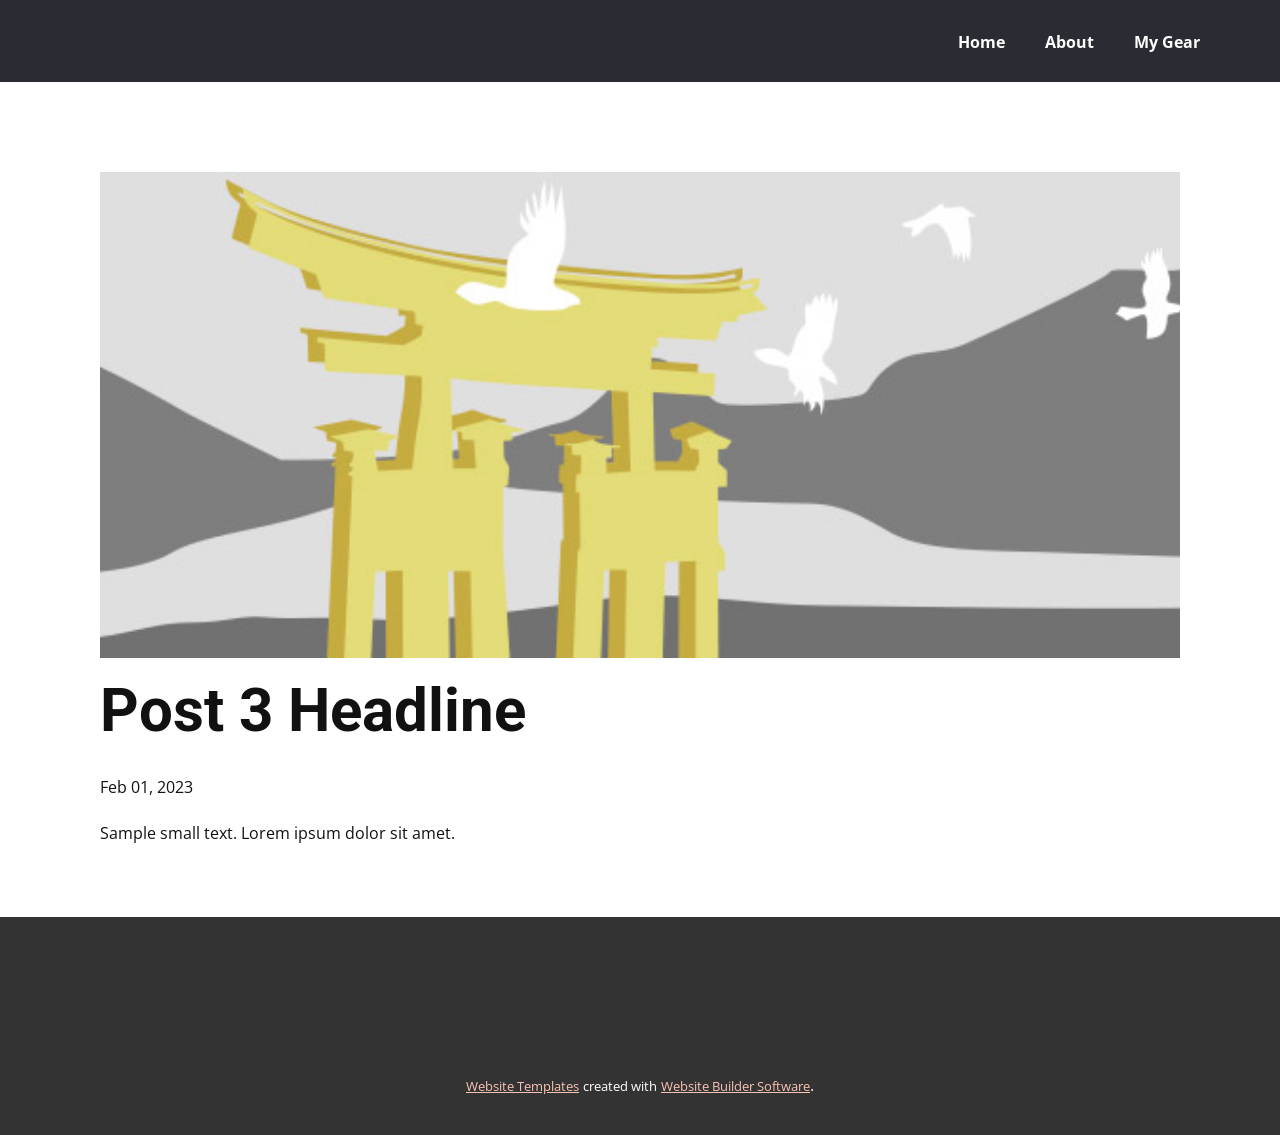
<file: blog/post-2.html>
<!DOCTYPE html>
<html style="font-size: 16px;" lang="en"><head>
    <meta name="viewport" content="width=device-width, initial-scale=1.0">
    <meta charset="utf-8">
    <meta name="keywords" content="Post 1 Headline">
    <meta name="description" content="">
    <title>Post 3 Headline</title>
    <link rel="stylesheet" href="../nicepage.css" media="screen">
<link rel="stylesheet" href="../Post-Template.css" media="screen">
    <script class="u-script" type="text/javascript" src="../jquery.js" defer=""></script>
    <script class="u-script" type="text/javascript" src="../nicepage.js" defer=""></script>
    <meta name="generator" content="Nicepage 5.4.1, nicepage.com">
    <link id="u-theme-google-font" rel="stylesheet" href="https://fonts.googleapis.com/css?family=Roboto:100,100i,300,300i,400,400i,500,500i,700,700i,900,900i|Open+Sans:300,300i,400,400i,500,500i,600,600i,700,700i,800,800i">
    
    
    <script type="application/ld+json">{
		"@context": "http://schema.org",
		"@type": "Organization",
		"name": ""
}</script>
    <meta name="theme-color" content="#f06e49">
  <meta data-intl-tel-input-cdn-path="intlTelInput/"></head>
  <body class="u-body u-xl-mode" data-lang="en"><header class="u-clearfix u-header u-palette-5-dark-3 u-header" id="sec-48dd"><div class="u-clearfix u-sheet u-sheet-1">
        <nav class="u-menu u-menu-one-level u-offcanvas u-menu-1" data-responsive-from="MD">
          <div class="menu-collapse" style="font-size: 1rem; letter-spacing: 0px; font-weight: 700;">
            <a class="u-button-style u-custom-active-border-color u-custom-border u-custom-border-color u-custom-borders u-custom-hover-border-color u-custom-left-right-menu-spacing u-custom-padding-bottom u-custom-text-active-color u-custom-text-color u-custom-text-hover-color u-custom-top-bottom-menu-spacing u-nav-link u-text-active-palette-1-base u-text-hover-palette-2-base" href="#">
              <svg class="u-svg-link" viewBox="0 0 24 24"><use xmlns:xlink="http://www.w3.org/1999/xlink" xlink:href="#menu-hamburger"></use></svg>
              <svg class="u-svg-content" version="1.1" id="menu-hamburger" viewBox="0 0 16 16" x="0px" y="0px" xmlns:xlink="http://www.w3.org/1999/xlink" xmlns="http://www.w3.org/2000/svg"><g><rect y="1" width="16" height="2"></rect><rect y="7" width="16" height="2"></rect><rect y="13" width="16" height="2"></rect>
</g></svg>
            </a>
          </div>
          <div class="u-custom-menu u-nav-container">
            <ul class="u-nav u-spacing-20 u-unstyled u-nav-1"><li class="u-nav-item"><a class="u-border-active-palette-5-light-1 u-border-hover-palette-5-light-1 u-button-style u-nav-link u-text-active-palette-1-base u-text-hover-palette-2-base u-text-white" href="../Home.html" style="padding: 10px;">Home</a>
</li><li class="u-nav-item"><a class="u-border-active-palette-5-light-1 u-border-hover-palette-5-light-1 u-button-style u-nav-link u-text-active-palette-1-base u-text-hover-palette-2-base u-text-white" href="../About.html" style="padding: 10px;">About</a>
</li><li class="u-nav-item"><a class="u-border-active-palette-5-light-1 u-border-hover-palette-5-light-1 u-button-style u-nav-link u-text-active-palette-1-base u-text-hover-palette-2-base u-text-white" href="../My-Gear.html" style="padding: 10px;">My Gear</a>
</li></ul>
          </div>
          <div class="u-custom-menu u-nav-container-collapse">
            <div class="u-black u-container-style u-inner-container-layout u-opacity u-opacity-95 u-sidenav">
              <div class="u-inner-container-layout u-sidenav-overflow">
                <div class="u-menu-close"></div>
                <ul class="u-align-center u-nav u-popupmenu-items u-unstyled u-nav-2"><li class="u-nav-item"><a class="u-button-style u-nav-link" href="../Home.html">Home</a>
</li><li class="u-nav-item"><a class="u-button-style u-nav-link" href="../About.html">About</a>
</li><li class="u-nav-item"><a class="u-button-style u-nav-link" href="../My-Gear.html">My Gear</a>
</li></ul>
              </div>
            </div>
            <div class="u-black u-menu-overlay u-opacity u-opacity-70"></div>
          </div>
        </nav>
      </div></header>
    <section class="u-align-center u-clearfix u-section-1" id="sec-caa0">
      <div class="u-clearfix u-sheet u-valign-middle-md u-valign-middle-sm u-valign-middle-xs u-sheet-1"><!--post_details--><!--post_details_options_json--><!--{"source":""}--><!--/post_details_options_json--><!--blog_post-->
        <div class="u-container-style u-expanded-width u-post-details u-post-details-1">
          <div class="u-container-layout u-valign-middle u-container-layout-1"><!--blog_post_image-->
            <img alt="" class="u-blog-control u-expanded-width u-image u-image-default u-image-1" src="../images/8ad73f3c.jpeg"><!--/blog_post_image--><!--blog_post_header-->
            <h2 class="u-blog-control u-text u-text-1">Post 3 Headline</h2><!--/blog_post_header--><!--blog_post_metadata-->
            <div class="u-blog-control u-metadata u-metadata-1"><!--blog_post_metadata_date-->
              <span class="u-meta-date u-meta-icon">Feb 01, 2023</span><!--/blog_post_metadata_date--><!--blog_post_metadata_category-->
              <!--/blog_post_metadata_category--><!--blog_post_metadata_comments-->
              <!--/blog_post_metadata_comments-->
            </div><!--/blog_post_metadata--><!--blog_post_content-->
            <div class="u-align-justify u-blog-control u-post-content u-text u-text-2 fr-view">
  Sample small text. Lorem ipsum dolor sit amet.
  </div><!--/blog_post_content-->
          </div>
        </div><!--/blog_post--><!--/post_details-->
      </div>
    </section>
    
    
    <footer class="u-clearfix u-footer u-grey-80" id="sec-68bd"><div class="u-clearfix u-sheet u-sheet-1"></div></footer>
    <section class="u-backlink u-clearfix u-grey-80">
      <a class="u-link" href="https://nicepage.com/website-templates" target="_blank">
        <span>Website Templates</span>
      </a>
      <p class="u-text">
        <span>created with</span>
      </p>
      <a class="u-link" href="" target="_blank">
        <span>Website Builder Software</span>
      </a>. 
    </section>
  
</body></html>
</file>
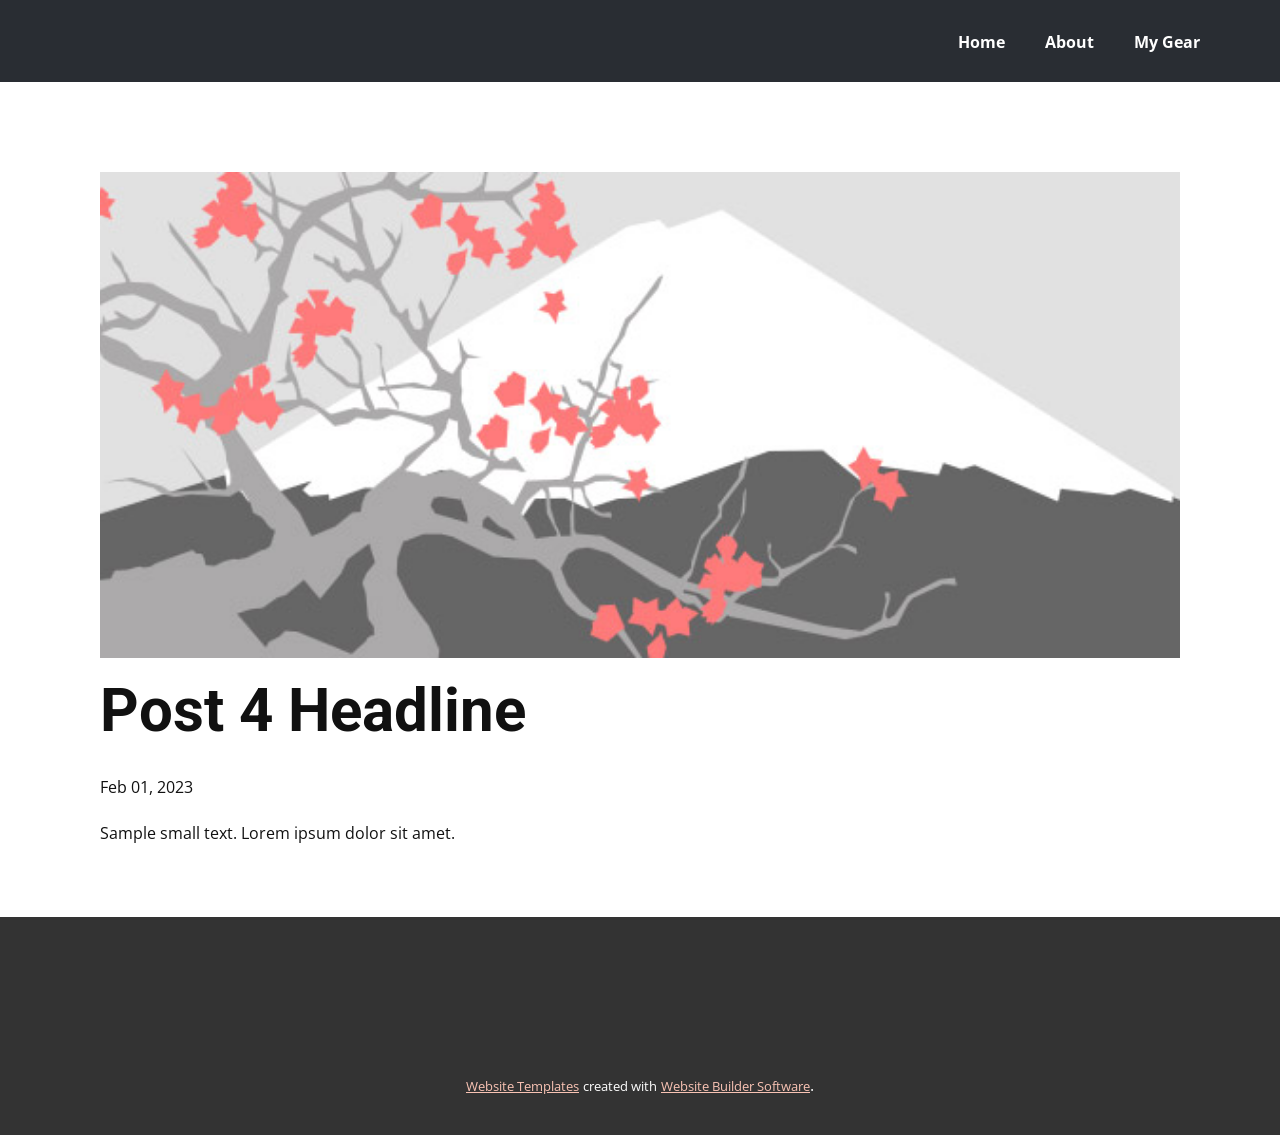
<file: blog/post-3.html>
<!DOCTYPE html>
<html style="font-size: 16px;" lang="en"><head>
    <meta name="viewport" content="width=device-width, initial-scale=1.0">
    <meta charset="utf-8">
    <meta name="keywords" content="Post 1 Headline">
    <meta name="description" content="">
    <title>Post 4 Headline</title>
    <link rel="stylesheet" href="../nicepage.css" media="screen">
<link rel="stylesheet" href="../Post-Template.css" media="screen">
    <script class="u-script" type="text/javascript" src="../jquery.js" defer=""></script>
    <script class="u-script" type="text/javascript" src="../nicepage.js" defer=""></script>
    <meta name="generator" content="Nicepage 5.4.1, nicepage.com">
    <link id="u-theme-google-font" rel="stylesheet" href="https://fonts.googleapis.com/css?family=Roboto:100,100i,300,300i,400,400i,500,500i,700,700i,900,900i|Open+Sans:300,300i,400,400i,500,500i,600,600i,700,700i,800,800i">
    
    
    <script type="application/ld+json">{
		"@context": "http://schema.org",
		"@type": "Organization",
		"name": ""
}</script>
    <meta name="theme-color" content="#f06e49">
  <meta data-intl-tel-input-cdn-path="intlTelInput/"></head>
  <body class="u-body u-xl-mode" data-lang="en"><header class="u-clearfix u-header u-palette-5-dark-3 u-header" id="sec-48dd"><div class="u-clearfix u-sheet u-sheet-1">
        <nav class="u-menu u-menu-one-level u-offcanvas u-menu-1" data-responsive-from="MD">
          <div class="menu-collapse" style="font-size: 1rem; letter-spacing: 0px; font-weight: 700;">
            <a class="u-button-style u-custom-active-border-color u-custom-border u-custom-border-color u-custom-borders u-custom-hover-border-color u-custom-left-right-menu-spacing u-custom-padding-bottom u-custom-text-active-color u-custom-text-color u-custom-text-hover-color u-custom-top-bottom-menu-spacing u-nav-link u-text-active-palette-1-base u-text-hover-palette-2-base" href="#">
              <svg class="u-svg-link" viewBox="0 0 24 24"><use xmlns:xlink="http://www.w3.org/1999/xlink" xlink:href="#menu-hamburger"></use></svg>
              <svg class="u-svg-content" version="1.1" id="menu-hamburger" viewBox="0 0 16 16" x="0px" y="0px" xmlns:xlink="http://www.w3.org/1999/xlink" xmlns="http://www.w3.org/2000/svg"><g><rect y="1" width="16" height="2"></rect><rect y="7" width="16" height="2"></rect><rect y="13" width="16" height="2"></rect>
</g></svg>
            </a>
          </div>
          <div class="u-custom-menu u-nav-container">
            <ul class="u-nav u-spacing-20 u-unstyled u-nav-1"><li class="u-nav-item"><a class="u-border-active-palette-5-light-1 u-border-hover-palette-5-light-1 u-button-style u-nav-link u-text-active-palette-1-base u-text-hover-palette-2-base u-text-white" href="../Home.html" style="padding: 10px;">Home</a>
</li><li class="u-nav-item"><a class="u-border-active-palette-5-light-1 u-border-hover-palette-5-light-1 u-button-style u-nav-link u-text-active-palette-1-base u-text-hover-palette-2-base u-text-white" href="../About.html" style="padding: 10px;">About</a>
</li><li class="u-nav-item"><a class="u-border-active-palette-5-light-1 u-border-hover-palette-5-light-1 u-button-style u-nav-link u-text-active-palette-1-base u-text-hover-palette-2-base u-text-white" href="../My-Gear.html" style="padding: 10px;">My Gear</a>
</li></ul>
          </div>
          <div class="u-custom-menu u-nav-container-collapse">
            <div class="u-black u-container-style u-inner-container-layout u-opacity u-opacity-95 u-sidenav">
              <div class="u-inner-container-layout u-sidenav-overflow">
                <div class="u-menu-close"></div>
                <ul class="u-align-center u-nav u-popupmenu-items u-unstyled u-nav-2"><li class="u-nav-item"><a class="u-button-style u-nav-link" href="../Home.html">Home</a>
</li><li class="u-nav-item"><a class="u-button-style u-nav-link" href="../About.html">About</a>
</li><li class="u-nav-item"><a class="u-button-style u-nav-link" href="../My-Gear.html">My Gear</a>
</li></ul>
              </div>
            </div>
            <div class="u-black u-menu-overlay u-opacity u-opacity-70"></div>
          </div>
        </nav>
      </div></header>
    <section class="u-align-center u-clearfix u-section-1" id="sec-caa0">
      <div class="u-clearfix u-sheet u-valign-middle-md u-valign-middle-sm u-valign-middle-xs u-sheet-1"><!--post_details--><!--post_details_options_json--><!--{"source":""}--><!--/post_details_options_json--><!--blog_post-->
        <div class="u-container-style u-expanded-width u-post-details u-post-details-1">
          <div class="u-container-layout u-valign-middle u-container-layout-1"><!--blog_post_image-->
            <img alt="" class="u-blog-control u-expanded-width u-image u-image-default u-image-1" src="../images/0fd3416c.jpeg"><!--/blog_post_image--><!--blog_post_header-->
            <h2 class="u-blog-control u-text u-text-1">Post 4 Headline</h2><!--/blog_post_header--><!--blog_post_metadata-->
            <div class="u-blog-control u-metadata u-metadata-1"><!--blog_post_metadata_date-->
              <span class="u-meta-date u-meta-icon">Feb 01, 2023</span><!--/blog_post_metadata_date--><!--blog_post_metadata_category-->
              <!--/blog_post_metadata_category--><!--blog_post_metadata_comments-->
              <!--/blog_post_metadata_comments-->
            </div><!--/blog_post_metadata--><!--blog_post_content-->
            <div class="u-align-justify u-blog-control u-post-content u-text u-text-2 fr-view">
  Sample small text. Lorem ipsum dolor sit amet.
  </div><!--/blog_post_content-->
          </div>
        </div><!--/blog_post--><!--/post_details-->
      </div>
    </section>
    
    
    <footer class="u-clearfix u-footer u-grey-80" id="sec-68bd"><div class="u-clearfix u-sheet u-sheet-1"></div></footer>
    <section class="u-backlink u-clearfix u-grey-80">
      <a class="u-link" href="https://nicepage.com/website-templates" target="_blank">
        <span>Website Templates</span>
      </a>
      <p class="u-text">
        <span>created with</span>
      </p>
      <a class="u-link" href="" target="_blank">
        <span>Website Builder Software</span>
      </a>. 
    </section>
  
</body></html>
</file>
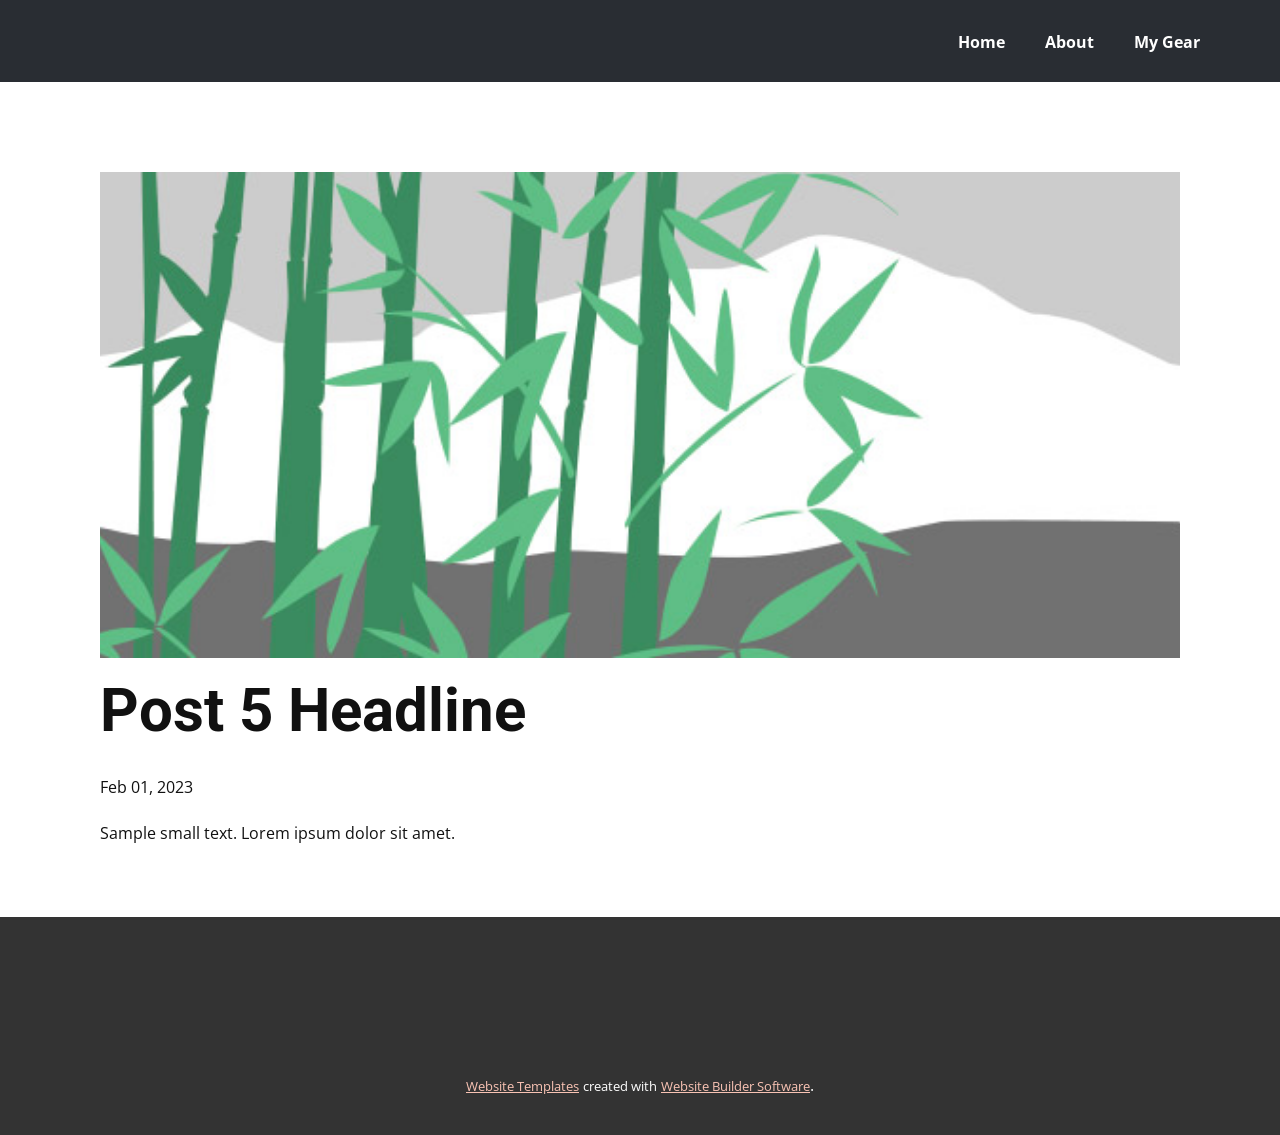
<file: blog/post-4.html>
<!DOCTYPE html>
<html style="font-size: 16px;" lang="en"><head>
    <meta name="viewport" content="width=device-width, initial-scale=1.0">
    <meta charset="utf-8">
    <meta name="keywords" content="Post 1 Headline">
    <meta name="description" content="">
    <title>Post 5 Headline</title>
    <link rel="stylesheet" href="../nicepage.css" media="screen">
<link rel="stylesheet" href="../Post-Template.css" media="screen">
    <script class="u-script" type="text/javascript" src="../jquery.js" defer=""></script>
    <script class="u-script" type="text/javascript" src="../nicepage.js" defer=""></script>
    <meta name="generator" content="Nicepage 5.4.1, nicepage.com">
    <link id="u-theme-google-font" rel="stylesheet" href="https://fonts.googleapis.com/css?family=Roboto:100,100i,300,300i,400,400i,500,500i,700,700i,900,900i|Open+Sans:300,300i,400,400i,500,500i,600,600i,700,700i,800,800i">
    
    
    <script type="application/ld+json">{
		"@context": "http://schema.org",
		"@type": "Organization",
		"name": ""
}</script>
    <meta name="theme-color" content="#f06e49">
  <meta data-intl-tel-input-cdn-path="intlTelInput/"></head>
  <body class="u-body u-xl-mode" data-lang="en"><header class="u-clearfix u-header u-palette-5-dark-3 u-header" id="sec-48dd"><div class="u-clearfix u-sheet u-sheet-1">
        <nav class="u-menu u-menu-one-level u-offcanvas u-menu-1" data-responsive-from="MD">
          <div class="menu-collapse" style="font-size: 1rem; letter-spacing: 0px; font-weight: 700;">
            <a class="u-button-style u-custom-active-border-color u-custom-border u-custom-border-color u-custom-borders u-custom-hover-border-color u-custom-left-right-menu-spacing u-custom-padding-bottom u-custom-text-active-color u-custom-text-color u-custom-text-hover-color u-custom-top-bottom-menu-spacing u-nav-link u-text-active-palette-1-base u-text-hover-palette-2-base" href="#">
              <svg class="u-svg-link" viewBox="0 0 24 24"><use xmlns:xlink="http://www.w3.org/1999/xlink" xlink:href="#menu-hamburger"></use></svg>
              <svg class="u-svg-content" version="1.1" id="menu-hamburger" viewBox="0 0 16 16" x="0px" y="0px" xmlns:xlink="http://www.w3.org/1999/xlink" xmlns="http://www.w3.org/2000/svg"><g><rect y="1" width="16" height="2"></rect><rect y="7" width="16" height="2"></rect><rect y="13" width="16" height="2"></rect>
</g></svg>
            </a>
          </div>
          <div class="u-custom-menu u-nav-container">
            <ul class="u-nav u-spacing-20 u-unstyled u-nav-1"><li class="u-nav-item"><a class="u-border-active-palette-5-light-1 u-border-hover-palette-5-light-1 u-button-style u-nav-link u-text-active-palette-1-base u-text-hover-palette-2-base u-text-white" href="../Home.html" style="padding: 10px;">Home</a>
</li><li class="u-nav-item"><a class="u-border-active-palette-5-light-1 u-border-hover-palette-5-light-1 u-button-style u-nav-link u-text-active-palette-1-base u-text-hover-palette-2-base u-text-white" href="../About.html" style="padding: 10px;">About</a>
</li><li class="u-nav-item"><a class="u-border-active-palette-5-light-1 u-border-hover-palette-5-light-1 u-button-style u-nav-link u-text-active-palette-1-base u-text-hover-palette-2-base u-text-white" href="../My-Gear.html" style="padding: 10px;">My Gear</a>
</li></ul>
          </div>
          <div class="u-custom-menu u-nav-container-collapse">
            <div class="u-black u-container-style u-inner-container-layout u-opacity u-opacity-95 u-sidenav">
              <div class="u-inner-container-layout u-sidenav-overflow">
                <div class="u-menu-close"></div>
                <ul class="u-align-center u-nav u-popupmenu-items u-unstyled u-nav-2"><li class="u-nav-item"><a class="u-button-style u-nav-link" href="../Home.html">Home</a>
</li><li class="u-nav-item"><a class="u-button-style u-nav-link" href="../About.html">About</a>
</li><li class="u-nav-item"><a class="u-button-style u-nav-link" href="../My-Gear.html">My Gear</a>
</li></ul>
              </div>
            </div>
            <div class="u-black u-menu-overlay u-opacity u-opacity-70"></div>
          </div>
        </nav>
      </div></header>
    <section class="u-align-center u-clearfix u-section-1" id="sec-caa0">
      <div class="u-clearfix u-sheet u-valign-middle-md u-valign-middle-sm u-valign-middle-xs u-sheet-1"><!--post_details--><!--post_details_options_json--><!--{"source":""}--><!--/post_details_options_json--><!--blog_post-->
        <div class="u-container-style u-expanded-width u-post-details u-post-details-1">
          <div class="u-container-layout u-valign-middle u-container-layout-1"><!--blog_post_image-->
            <img alt="" class="u-blog-control u-expanded-width u-image u-image-default u-image-1" src="../images/68f64b9d.jpeg"><!--/blog_post_image--><!--blog_post_header-->
            <h2 class="u-blog-control u-text u-text-1">Post 5 Headline</h2><!--/blog_post_header--><!--blog_post_metadata-->
            <div class="u-blog-control u-metadata u-metadata-1"><!--blog_post_metadata_date-->
              <span class="u-meta-date u-meta-icon">Feb 01, 2023</span><!--/blog_post_metadata_date--><!--blog_post_metadata_category-->
              <!--/blog_post_metadata_category--><!--blog_post_metadata_comments-->
              <!--/blog_post_metadata_comments-->
            </div><!--/blog_post_metadata--><!--blog_post_content-->
            <div class="u-align-justify u-blog-control u-post-content u-text u-text-2 fr-view">
  Sample small text. Lorem ipsum dolor sit amet.
  </div><!--/blog_post_content-->
          </div>
        </div><!--/blog_post--><!--/post_details-->
      </div>
    </section>
    
    
    <footer class="u-clearfix u-footer u-grey-80" id="sec-68bd"><div class="u-clearfix u-sheet u-sheet-1"></div></footer>
    <section class="u-backlink u-clearfix u-grey-80">
      <a class="u-link" href="https://nicepage.com/website-templates" target="_blank">
        <span>Website Templates</span>
      </a>
      <p class="u-text">
        <span>created with</span>
      </p>
      <a class="u-link" href="" target="_blank">
        <span>Website Builder Software</span>
      </a>. 
    </section>
  
</body></html>
</file>
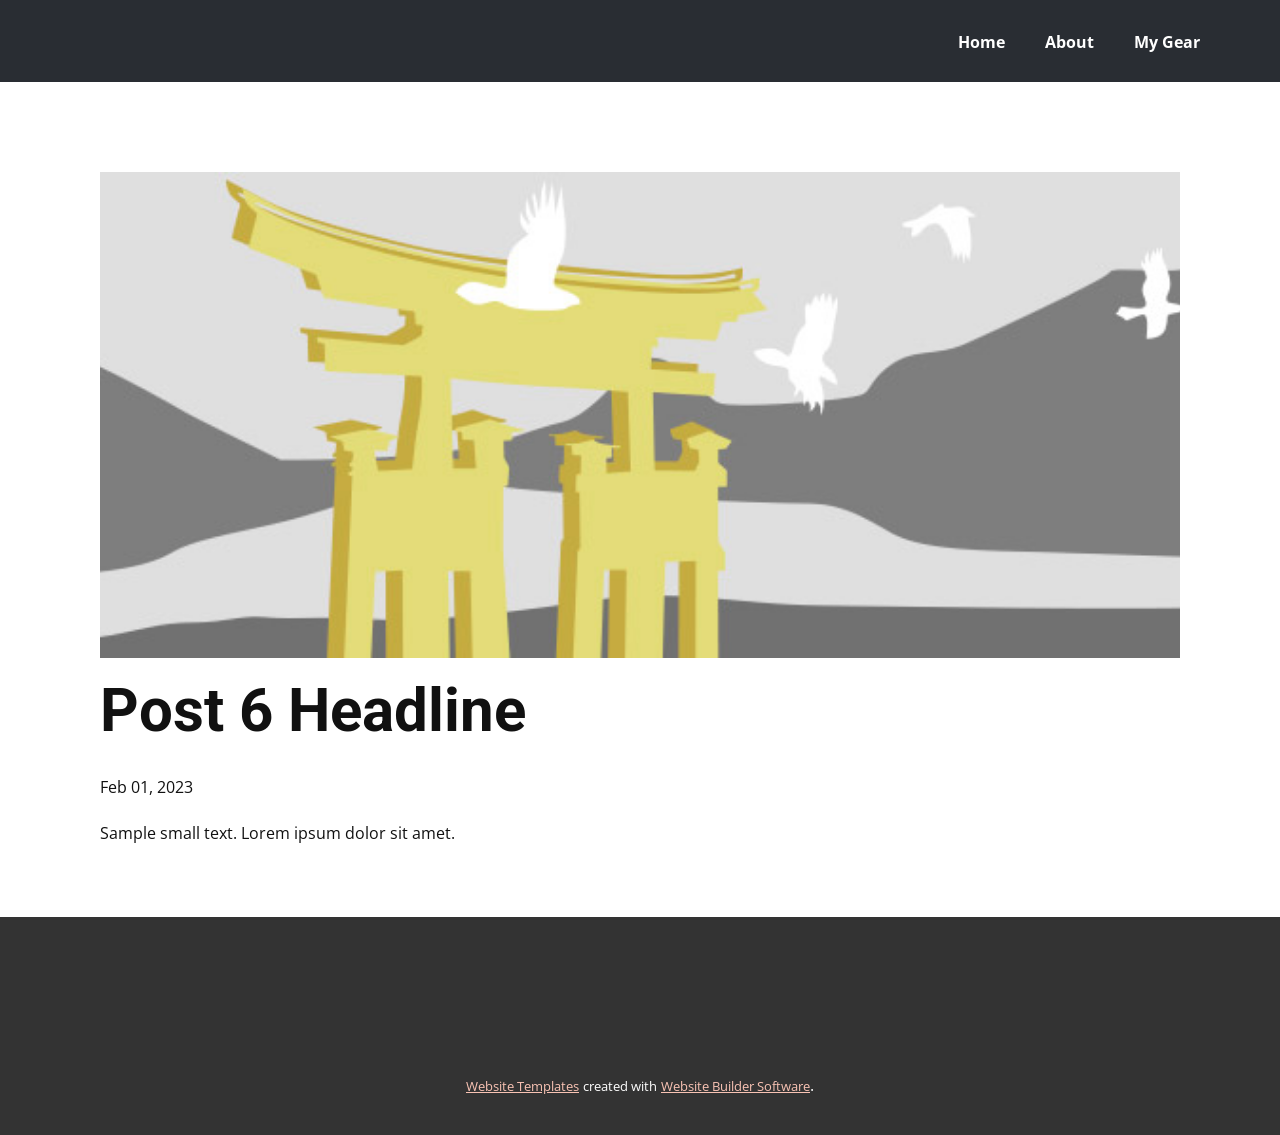
<file: blog/post-5.html>
<!DOCTYPE html>
<html style="font-size: 16px;" lang="en"><head>
    <meta name="viewport" content="width=device-width, initial-scale=1.0">
    <meta charset="utf-8">
    <meta name="keywords" content="Post 1 Headline">
    <meta name="description" content="">
    <title>Post 6 Headline</title>
    <link rel="stylesheet" href="../nicepage.css" media="screen">
<link rel="stylesheet" href="../Post-Template.css" media="screen">
    <script class="u-script" type="text/javascript" src="../jquery.js" defer=""></script>
    <script class="u-script" type="text/javascript" src="../nicepage.js" defer=""></script>
    <meta name="generator" content="Nicepage 5.4.1, nicepage.com">
    <link id="u-theme-google-font" rel="stylesheet" href="https://fonts.googleapis.com/css?family=Roboto:100,100i,300,300i,400,400i,500,500i,700,700i,900,900i|Open+Sans:300,300i,400,400i,500,500i,600,600i,700,700i,800,800i">
    
    
    <script type="application/ld+json">{
		"@context": "http://schema.org",
		"@type": "Organization",
		"name": ""
}</script>
    <meta name="theme-color" content="#f06e49">
  <meta data-intl-tel-input-cdn-path="intlTelInput/"></head>
  <body class="u-body u-xl-mode" data-lang="en"><header class="u-clearfix u-header u-palette-5-dark-3 u-header" id="sec-48dd"><div class="u-clearfix u-sheet u-sheet-1">
        <nav class="u-menu u-menu-one-level u-offcanvas u-menu-1" data-responsive-from="MD">
          <div class="menu-collapse" style="font-size: 1rem; letter-spacing: 0px; font-weight: 700;">
            <a class="u-button-style u-custom-active-border-color u-custom-border u-custom-border-color u-custom-borders u-custom-hover-border-color u-custom-left-right-menu-spacing u-custom-padding-bottom u-custom-text-active-color u-custom-text-color u-custom-text-hover-color u-custom-top-bottom-menu-spacing u-nav-link u-text-active-palette-1-base u-text-hover-palette-2-base" href="#">
              <svg class="u-svg-link" viewBox="0 0 24 24"><use xmlns:xlink="http://www.w3.org/1999/xlink" xlink:href="#menu-hamburger"></use></svg>
              <svg class="u-svg-content" version="1.1" id="menu-hamburger" viewBox="0 0 16 16" x="0px" y="0px" xmlns:xlink="http://www.w3.org/1999/xlink" xmlns="http://www.w3.org/2000/svg"><g><rect y="1" width="16" height="2"></rect><rect y="7" width="16" height="2"></rect><rect y="13" width="16" height="2"></rect>
</g></svg>
            </a>
          </div>
          <div class="u-custom-menu u-nav-container">
            <ul class="u-nav u-spacing-20 u-unstyled u-nav-1"><li class="u-nav-item"><a class="u-border-active-palette-5-light-1 u-border-hover-palette-5-light-1 u-button-style u-nav-link u-text-active-palette-1-base u-text-hover-palette-2-base u-text-white" href="../Home.html" style="padding: 10px;">Home</a>
</li><li class="u-nav-item"><a class="u-border-active-palette-5-light-1 u-border-hover-palette-5-light-1 u-button-style u-nav-link u-text-active-palette-1-base u-text-hover-palette-2-base u-text-white" href="../About.html" style="padding: 10px;">About</a>
</li><li class="u-nav-item"><a class="u-border-active-palette-5-light-1 u-border-hover-palette-5-light-1 u-button-style u-nav-link u-text-active-palette-1-base u-text-hover-palette-2-base u-text-white" href="../My-Gear.html" style="padding: 10px;">My Gear</a>
</li></ul>
          </div>
          <div class="u-custom-menu u-nav-container-collapse">
            <div class="u-black u-container-style u-inner-container-layout u-opacity u-opacity-95 u-sidenav">
              <div class="u-inner-container-layout u-sidenav-overflow">
                <div class="u-menu-close"></div>
                <ul class="u-align-center u-nav u-popupmenu-items u-unstyled u-nav-2"><li class="u-nav-item"><a class="u-button-style u-nav-link" href="../Home.html">Home</a>
</li><li class="u-nav-item"><a class="u-button-style u-nav-link" href="../About.html">About</a>
</li><li class="u-nav-item"><a class="u-button-style u-nav-link" href="../My-Gear.html">My Gear</a>
</li></ul>
              </div>
            </div>
            <div class="u-black u-menu-overlay u-opacity u-opacity-70"></div>
          </div>
        </nav>
      </div></header>
    <section class="u-align-center u-clearfix u-section-1" id="sec-caa0">
      <div class="u-clearfix u-sheet u-valign-middle-md u-valign-middle-sm u-valign-middle-xs u-sheet-1"><!--post_details--><!--post_details_options_json--><!--{"source":""}--><!--/post_details_options_json--><!--blog_post-->
        <div class="u-container-style u-expanded-width u-post-details u-post-details-1">
          <div class="u-container-layout u-valign-middle u-container-layout-1"><!--blog_post_image-->
            <img alt="" class="u-blog-control u-expanded-width u-image u-image-default u-image-1" src="../images/8ad73f3c.jpeg"><!--/blog_post_image--><!--blog_post_header-->
            <h2 class="u-blog-control u-text u-text-1">Post 6 Headline</h2><!--/blog_post_header--><!--blog_post_metadata-->
            <div class="u-blog-control u-metadata u-metadata-1"><!--blog_post_metadata_date-->
              <span class="u-meta-date u-meta-icon">Feb 01, 2023</span><!--/blog_post_metadata_date--><!--blog_post_metadata_category-->
              <!--/blog_post_metadata_category--><!--blog_post_metadata_comments-->
              <!--/blog_post_metadata_comments-->
            </div><!--/blog_post_metadata--><!--blog_post_content-->
            <div class="u-align-justify u-blog-control u-post-content u-text u-text-2 fr-view">
  Sample small text. Lorem ipsum dolor sit amet.
  </div><!--/blog_post_content-->
          </div>
        </div><!--/blog_post--><!--/post_details-->
      </div>
    </section>
    
    
    <footer class="u-clearfix u-footer u-grey-80" id="sec-68bd"><div class="u-clearfix u-sheet u-sheet-1"></div></footer>
    <section class="u-backlink u-clearfix u-grey-80">
      <a class="u-link" href="https://nicepage.com/website-templates" target="_blank">
        <span>Website Templates</span>
      </a>
      <p class="u-text">
        <span>created with</span>
      </p>
      <a class="u-link" href="" target="_blank">
        <span>Website Builder Software</span>
      </a>. 
    </section>
  
</body></html>
</file>
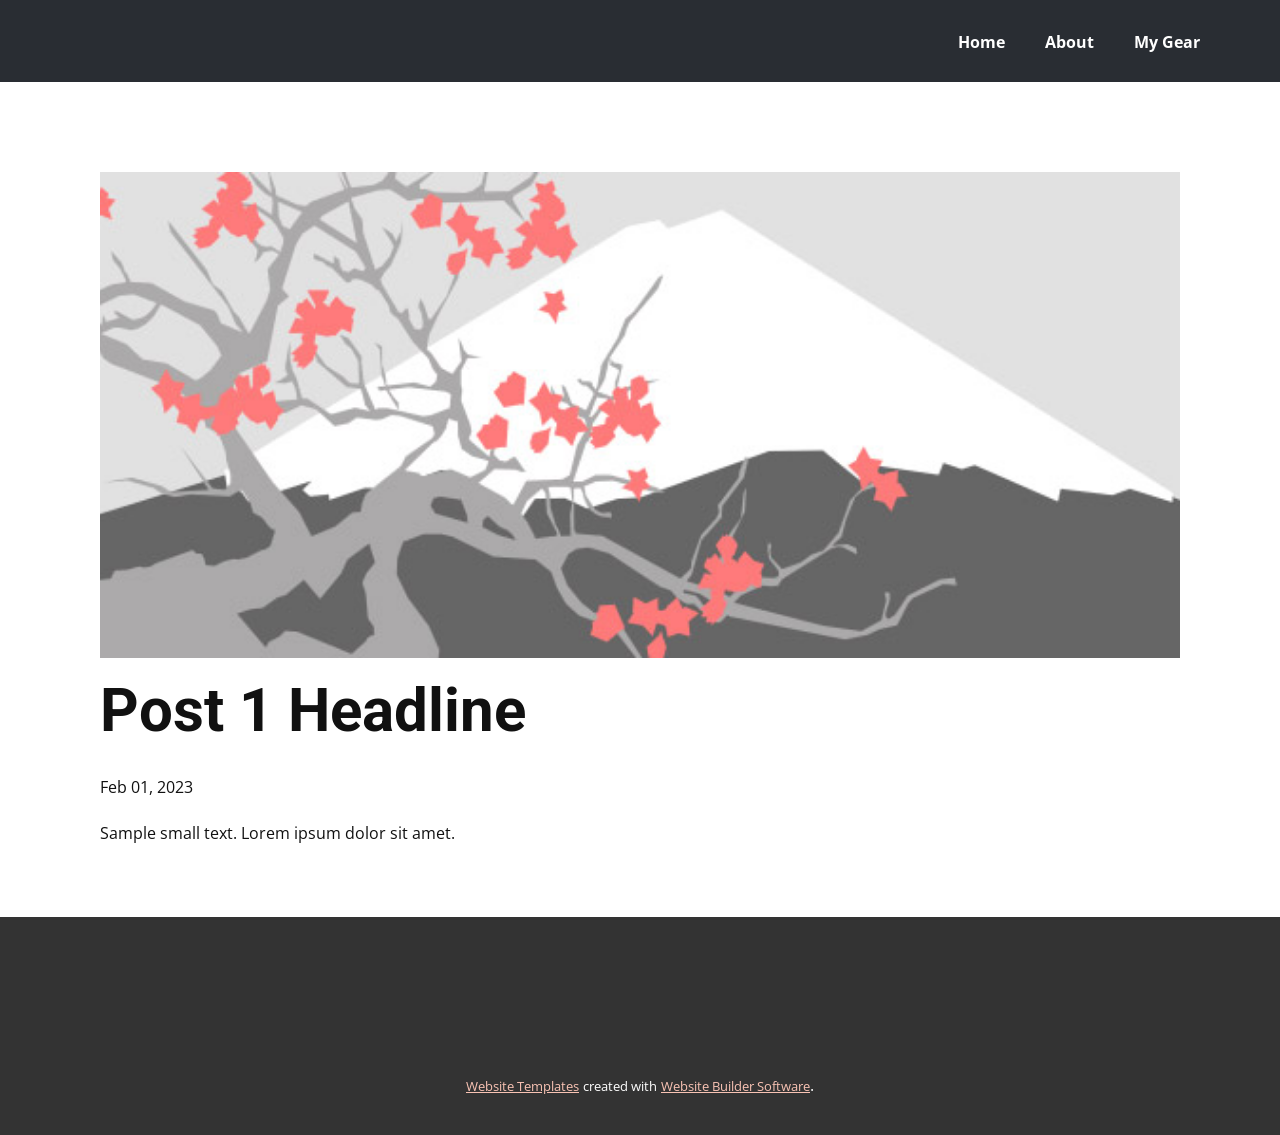
<file: blog/post.html>
<!DOCTYPE html>
<html style="font-size: 16px;" lang="en"><head>
    <meta name="viewport" content="width=device-width, initial-scale=1.0">
    <meta charset="utf-8">
    <meta name="keywords" content="Post 1 Headline">
    <meta name="description" content="">
    <title>Post 1 Headline</title>
    <link rel="stylesheet" href="../nicepage.css" media="screen">
<link rel="stylesheet" href="../Post-Template.css" media="screen">
    <script class="u-script" type="text/javascript" src="../jquery.js" defer=""></script>
    <script class="u-script" type="text/javascript" src="../nicepage.js" defer=""></script>
    <meta name="generator" content="Nicepage 5.4.1, nicepage.com">
    <link id="u-theme-google-font" rel="stylesheet" href="https://fonts.googleapis.com/css?family=Roboto:100,100i,300,300i,400,400i,500,500i,700,700i,900,900i|Open+Sans:300,300i,400,400i,500,500i,600,600i,700,700i,800,800i">
    
    
    <script type="application/ld+json">{
		"@context": "http://schema.org",
		"@type": "Organization",
		"name": ""
}</script>
    <meta name="theme-color" content="#f06e49">
  <meta data-intl-tel-input-cdn-path="intlTelInput/"></head>
  <body class="u-body u-xl-mode" data-lang="en"><header class="u-clearfix u-header u-palette-5-dark-3 u-header" id="sec-48dd"><div class="u-clearfix u-sheet u-sheet-1">
        <nav class="u-menu u-menu-one-level u-offcanvas u-menu-1" data-responsive-from="MD">
          <div class="menu-collapse" style="font-size: 1rem; letter-spacing: 0px; font-weight: 700;">
            <a class="u-button-style u-custom-active-border-color u-custom-border u-custom-border-color u-custom-borders u-custom-hover-border-color u-custom-left-right-menu-spacing u-custom-padding-bottom u-custom-text-active-color u-custom-text-color u-custom-text-hover-color u-custom-top-bottom-menu-spacing u-nav-link u-text-active-palette-1-base u-text-hover-palette-2-base" href="#">
              <svg class="u-svg-link" viewBox="0 0 24 24"><use xmlns:xlink="http://www.w3.org/1999/xlink" xlink:href="#menu-hamburger"></use></svg>
              <svg class="u-svg-content" version="1.1" id="menu-hamburger" viewBox="0 0 16 16" x="0px" y="0px" xmlns:xlink="http://www.w3.org/1999/xlink" xmlns="http://www.w3.org/2000/svg"><g><rect y="1" width="16" height="2"></rect><rect y="7" width="16" height="2"></rect><rect y="13" width="16" height="2"></rect>
</g></svg>
            </a>
          </div>
          <div class="u-custom-menu u-nav-container">
            <ul class="u-nav u-spacing-20 u-unstyled u-nav-1"><li class="u-nav-item"><a class="u-border-active-palette-5-light-1 u-border-hover-palette-5-light-1 u-button-style u-nav-link u-text-active-palette-1-base u-text-hover-palette-2-base u-text-white" href="../Home.html" style="padding: 10px;">Home</a>
</li><li class="u-nav-item"><a class="u-border-active-palette-5-light-1 u-border-hover-palette-5-light-1 u-button-style u-nav-link u-text-active-palette-1-base u-text-hover-palette-2-base u-text-white" href="../About.html" style="padding: 10px;">About</a>
</li><li class="u-nav-item"><a class="u-border-active-palette-5-light-1 u-border-hover-palette-5-light-1 u-button-style u-nav-link u-text-active-palette-1-base u-text-hover-palette-2-base u-text-white" href="../My-Gear.html" style="padding: 10px;">My Gear</a>
</li></ul>
          </div>
          <div class="u-custom-menu u-nav-container-collapse">
            <div class="u-black u-container-style u-inner-container-layout u-opacity u-opacity-95 u-sidenav">
              <div class="u-inner-container-layout u-sidenav-overflow">
                <div class="u-menu-close"></div>
                <ul class="u-align-center u-nav u-popupmenu-items u-unstyled u-nav-2"><li class="u-nav-item"><a class="u-button-style u-nav-link" href="../Home.html">Home</a>
</li><li class="u-nav-item"><a class="u-button-style u-nav-link" href="../About.html">About</a>
</li><li class="u-nav-item"><a class="u-button-style u-nav-link" href="../My-Gear.html">My Gear</a>
</li></ul>
              </div>
            </div>
            <div class="u-black u-menu-overlay u-opacity u-opacity-70"></div>
          </div>
        </nav>
      </div></header>
    <section class="u-align-center u-clearfix u-section-1" id="sec-caa0">
      <div class="u-clearfix u-sheet u-valign-middle-md u-valign-middle-sm u-valign-middle-xs u-sheet-1"><!--post_details--><!--post_details_options_json--><!--{"source":""}--><!--/post_details_options_json--><!--blog_post-->
        <div class="u-container-style u-expanded-width u-post-details u-post-details-1">
          <div class="u-container-layout u-valign-middle u-container-layout-1"><!--blog_post_image-->
            <img alt="" class="u-blog-control u-expanded-width u-image u-image-default u-image-1" src="../images/0fd3416c.jpeg"><!--/blog_post_image--><!--blog_post_header-->
            <h2 class="u-blog-control u-text u-text-1">Post 1 Headline</h2><!--/blog_post_header--><!--blog_post_metadata-->
            <div class="u-blog-control u-metadata u-metadata-1"><!--blog_post_metadata_date-->
              <span class="u-meta-date u-meta-icon">Feb 01, 2023</span><!--/blog_post_metadata_date--><!--blog_post_metadata_category-->
              <!--/blog_post_metadata_category--><!--blog_post_metadata_comments-->
              <!--/blog_post_metadata_comments-->
            </div><!--/blog_post_metadata--><!--blog_post_content-->
            <div class="u-align-justify u-blog-control u-post-content u-text u-text-2 fr-view">
  Sample small text. Lorem ipsum dolor sit amet.
  </div><!--/blog_post_content-->
          </div>
        </div><!--/blog_post--><!--/post_details-->
      </div>
    </section>
    
    
    <footer class="u-clearfix u-footer u-grey-80" id="sec-68bd"><div class="u-clearfix u-sheet u-sheet-1"></div></footer>
    <section class="u-backlink u-clearfix u-grey-80">
      <a class="u-link" href="https://nicepage.com/website-templates" target="_blank">
        <span>Website Templates</span>
      </a>
      <p class="u-text">
        <span>created with</span>
      </p>
      <a class="u-link" href="" target="_blank">
        <span>Website Builder Software</span>
      </a>. 
    </section>
  
</body></html>
</file>
<file: About.css>
.u-section-1 .u-sheet-1 {
  min-height: 590px;
}

.u-section-1 .u-text-1 {
  margin: 19px 0 60px;
}
</file>
<file: Home.css>
.u-section-1 {
  background-image: url("images/halfmoon.png");
  background-position: 50% 50%;
}

.u-section-1 .u-sheet-1 {
  min-height: 790px;
}

.u-section-1 .u-list-1 {
  grid-auto-rows: 100%;
  width: 367px;
  margin: 60px auto 0;
}

.u-section-1 .u-repeater-1 {
  grid-gap: 0px 0px;
}

.u-section-1 .u-group-1 {
  width: 782px;
  min-height: 316px;
  height: auto;
  background-image: none;
  --animation-custom_in-scale: 1;
  --animation-custom_in-translate_x: 0px;
  --animation-custom_in-translate_y: 300px;
  margin: 233px auto 60px;
}

.u-section-1 .u-container-layout-1 {
  padding: 0 24px 30px;
}

.u-section-1 .u-text-1 {
  --animation-custom_in-translate_x: 0px;
  --animation-custom_in-translate_y: 0px;
  --animation-custom_in-opacity: 0;
  --animation-custom_in-rotate: 0deg;
  --animation-custom_in-scale: 0.3;
  margin: 12px 6px 0;
}

.u-section-1 .u-text-2 {
  font-size: 1.5rem;
  margin: 0 6px;
}

@media (max-width: 1199px) {
  .u-section-1 .u-sheet-1 {
    min-height: 651px;
  }

  .u-section-1 .u-repeater-1 {
    grid-template-columns: repeat(undefined, NaN%);
  }

  .u-section-1 .u-group-1 {
    height: auto;
  }
}

@media (max-width: 991px) {
  .u-section-1 .u-sheet-1 {
    min-height: 499px;
  }

  .u-section-1 .u-repeater-1 {
    grid-template-columns: 100%;
  }

  .u-section-1 .u-group-1 {
    width: 720px;
  }

  .u-section-1 .u-text-1 {
    margin-top: 144px;
    margin-left: 0;
    margin-right: 0;
  }

  .u-section-1 .u-text-2 {
    margin-left: 0;
    margin-right: 0;
  }
}

@media (max-width: 767px) {
  .u-section-1 .u-sheet-1 {
    min-height: 374px;
  }

  .u-section-1 .u-group-1 {
    width: 540px;
  }

  .u-section-1 .u-container-layout-1 {
    padding-left: 20px;
    padding-right: 20px;
  }

  .u-section-1 .u-text-2 {
    font-size: 1.25rem;
  }
}

@media (max-width: 575px) {
  .u-section-1 .u-sheet-1 {
    min-height: 235px;
  }

  .u-section-1 .u-list-1 {
    width: 340px;
  }

  .u-section-1 .u-group-1 {
    width: 340px;
  }

  .u-section-1 .u-text-1 {
    margin-top: 153px;
  }
} .u-section-2 {
  background-image: url("images/Stairtrail2.jpeg");
  background-position: 50% 50%;
}

.u-section-2 .u-sheet-1 {
  min-height: 760px;
}

.u-section-2 .u-text-1 {
  margin: 60px auto 0 370px;
}

.u-section-2 .u-list-1 {
  width: 1264px;
  margin: 14px -62px 47px;
}

.u-section-2 .u-repeater-1 {
  min-height: 573px;
  grid-auto-columns: calc(50% - 5px);
  grid-template-columns: calc(50% - 5px) calc(50% - 5px);
  grid-gap: 10px 10px;
}

.u-section-2 .u-container-layout-1 {
  padding: 30px;
}

.u-section-2 .u-image-1 {
  height: 348px;
  margin-top: 6px;
  margin-bottom: 0;
}

.u-section-2 .u-text-2 {
  font-weight: 700;
  margin: 20px 253px 0 0;
}

.u-section-2 .u-text-3 {
  margin: 20px 0 0;
}

.u-section-2 .u-container-layout-2 {
  padding: 30px;
}

.u-section-2 .u-image-2 {
  height: 348px;
  margin-top: 6px;
  margin-bottom: 0;
}

.u-section-2 .u-text-4 {
  font-weight: 700;
  margin: 20px 253px 0 0;
}

.u-section-2 .u-text-5 {
  margin: 20px 0 0;
}

.u-section-2 .u-container-layout-3 {
  padding: 30px;
}

.u-section-2 .u-image-3 {
  height: 348px;
  margin-top: 6px;
  margin-bottom: 0;
}

.u-section-2 .u-text-6 {
  font-weight: 700;
  margin: 20px 253px 0 0;
}

.u-section-2 .u-text-7 {
  margin: 20px 0 0;
}

.u-section-2 .u-container-layout-4 {
  padding: 30px;
}

.u-section-2 .u-image-4 {
  height: 348px;
  margin-top: 6px;
  margin-bottom: 0;
  object-position: 50% 56.56%;
}

.u-section-2 .u-text-8 {
  font-weight: 700;
  margin: 20px 253px 0 0;
}

.u-section-2 .u-text-9 {
  margin: 20px 0 0;
}

.u-section-2 .u-gallery-nav-1 {
  position: absolute;
  left: 10px;
  width: 40px;
  height: 40px;
  top: 291px;
}

.u-section-2 .u-gallery-nav-2 {
  position: absolute;
  right: 10px;
  width: 40px;
  height: 40px;
}

@media (max-width: 1199px) {
  .u-section-2 .u-sheet-1 {
    min-height: 627px;
  }

  .u-section-2 .u-text-1 {
    margin-left: 305px;
  }

  .u-section-2 .u-list-1 {
    min-height: 620px;
    width: 940px;
    margin-left: 0;
    margin-right: 0;
  }

  .u-section-2 .u-repeater-1 {
    min-height: 309px;
    grid-template-columns: repeat(2, calc(50% - 5px));
  }

  .u-section-2 .u-image-1 {
    height: 249px;
  }

  .u-section-2 .u-text-2 {
    margin-right: 0;
  }

  .u-section-2 .u-image-2 {
    height: 249px;
  }

  .u-section-2 .u-text-4 {
    margin-right: 0;
  }

  .u-section-2 .u-image-3 {
    height: 249px;
  }

  .u-section-2 .u-text-6 {
    margin-right: 0;
  }

  .u-section-2 .u-image-4 {
    height: 249px;
  }

  .u-section-2 .u-text-8 {
    margin-right: 0;
  }
}

@media (max-width: 991px) {
  .u-section-2 .u-sheet-1 {
    min-height: 480px;
  }

  .u-section-2 .u-text-1 {
    margin-left: 234px;
  }

  .u-section-2 .u-list-1 {
    width: 720px;
  }

  .u-section-2 .u-repeater-1 {
    grid-auto-columns: calc(100% - 0px);
    grid-template-columns: 100%;
  }

  .u-section-2 .u-image-1 {
    height: 401px;
  }

  .u-section-2 .u-image-2 {
    height: 401px;
  }

  .u-section-2 .u-image-3 {
    height: 401px;
  }

  .u-section-2 .u-image-4 {
    height: 401px;
  }
}

@media (max-width: 767px) {
  .u-section-2 .u-sheet-1 {
    min-height: 360px;
  }

  .u-section-2 .u-text-1 {
    margin-left: 176px;
  }

  .u-section-2 .u-list-1 {
    width: 540px;
  }

  .u-section-2 .u-repeater-1 {
    grid-auto-columns: 100%;
  }

  .u-section-2 .u-container-layout-1 {
    padding-right: 40px;
  }

  .u-section-2 .u-image-1 {
    height: 316px;
  }

  .u-section-2 .u-container-layout-2 {
    padding-right: 40px;
  }

  .u-section-2 .u-image-2 {
    height: 316px;
  }

  .u-section-2 .u-container-layout-3 {
    padding-right: 40px;
  }

  .u-section-2 .u-image-3 {
    height: 316px;
  }

  .u-section-2 .u-container-layout-4 {
    padding-right: 40px;
  }

  .u-section-2 .u-image-4 {
    height: 316px;
  }
}

@media (max-width: 575px) {
  .u-section-2 .u-sheet-1 {
    min-height: 227px;
  }

  .u-section-2 .u-text-1 {
    margin-left: 111px;
  }

  .u-section-2 .u-list-1 {
    width: 340px;
  }

  .u-section-2 .u-container-layout-1 {
    padding-right: 30px;
  }

  .u-section-2 .u-image-1 {
    height: 194px;
  }

  .u-section-2 .u-container-layout-2 {
    padding-right: 30px;
  }

  .u-section-2 .u-image-2 {
    height: 194px;
  }

  .u-section-2 .u-container-layout-3 {
    padding-right: 30px;
  }

  .u-section-2 .u-image-3 {
    height: 194px;
  }

  .u-section-2 .u-container-layout-4 {
    padding-right: 30px;
  }

  .u-section-2 .u-image-4 {
    height: 194px;
  }
} .u-section-3 {
  background-image: none;
}

.u-section-3 .u-sheet-1 {
  min-height: 2627px;
  margin-bottom: 0;
}

.u-section-3 .u-text-1 {
  width: 805px;
  font-weight: 700;
  font-size: 4.5rem;
  --animation-custom_in-translate_x: 0px;
  --animation-custom_in-translate_y: 300px;
  --animation-custom_in-opacity: 0;
  --animation-custom_in-rotate: 0deg;
  --animation-custom_in-scale: 1;
  margin: 111px auto 0;
}

.u-section-3 .u-text-2 {
  line-height: 2;
  width: 813px;
  font-size: 1.25rem;
  --animation-custom_in-translate_x: 0px;
  --animation-custom_in-translate_y: 200px;
  --animation-custom_in-opacity: 0;
  --animation-custom_in-rotate: 0deg;
  --animation-custom_in-scale: 1;
  margin: 20px auto 0;
}

.u-section-3 .u-group-elements-1 {
  width: 531px;
  min-height: 521px;
  height: auto;
  margin: 64px 0 0 auto;
}

.u-section-3 .u-image-1 {
  height: 437px;
  transition-duration: 0.5s;
  box-shadow: -2px 0 0 0 rgba(0,0,0,0);
  text-shadow: 0px 0px 0px rgba(0,0,0,0);
  margin-top: 0;
  margin-bottom: 0;
  transform: translateX(0px) translateY(0px) scale(1) rotate(0deg);
}

.u-section-3 .u-text-3 {
  margin: 20px 0 0;
}

.u-section-3 .u-group-elements-2 {
  width: 570px;
  min-height: 457px;
  height: auto;
  margin: -521px auto 0 0;
}

.u-section-3 .u-image-2 {
  height: 373px;
  transition-duration: 0.5s;
  box-shadow: -2px 0 0 0 rgba(0,0,0,0);
  text-shadow: 0px 0px 0px rgba(0,0,0,0);
  margin-top: 0;
  margin-bottom: 0;
  transform: translateX(0px) translateY(0px) scale(1) rotate(0deg);
}

.u-section-3 .u-text-4 {
  margin: 20px 1px 0 21px;
}

.u-section-3 .u-group-elements-3 {
  width: 534px;
  min-height: 477px;
  height: auto;
  margin: 105px 0 0 auto;
}

.u-section-3 .u-image-3 {
  height: 393px;
  transition-duration: 0.5s;
  box-shadow: -2px 0 0 0 rgba(0,0,0,0);
  text-shadow: 0px 0px 0px rgba(0,0,0,0);
  width: 531px;
  transform: translateX(0px) translateY(0px) scale(1) rotate(0deg);
  margin: 0 auto 0 0;
}

.u-section-3 .u-text-5 {
  margin: 20px 0 0 14px;
}

.u-section-3 .u-group-elements-4 {
  width: 531px;
  min-height: 543px;
  margin: -477px auto 0 0;
}

.u-section-3 .u-image-4 {
  height: 395px;
  transition-duration: 0.5s;
  box-shadow: -2px 0 0 0 rgba(0,0,0,0);
  text-shadow: 0px 0px 0px rgba(0,0,0,0);
  margin-top: 0;
  margin-bottom: 0;
  transform: translateX(0px) translateY(0px) scale(1) rotate(0deg);
}

.u-section-3 .u-text-6 {
  margin: 20px 11px 0 0;
}

.u-section-3 .u-group-elements-5 {
  width: 531px;
  min-height: 526px;
  height: auto;
  margin: 57px auto 0 0;
}

.u-section-3 .u-image-5 {
  height: 378px;
  transition-duration: 0.5s;
  box-shadow: -2px 0 0 0 rgba(0,0,0,0);
  text-shadow: 0px 0px 0px rgba(0,0,0,0);
  margin-top: 0;
  margin-bottom: 0;
  transform: translateX(0px) translateY(0px) scale(1) rotate(0deg);
}

.u-section-3 .u-text-7 {
  margin: 20px 11px 0 0;
}

.u-section-3 .u-group-elements-6 {
  width: 556px;
  min-height: 484px;
  margin: -526px 14px 0 auto;
}

.u-section-3 .u-image-6 {
  height: 395px;
  transition-duration: 0.5s;
  box-shadow: -2px 0 0 0 rgba(0,0,0,0);
  text-shadow: 0px 0px 0px rgba(0,0,0,0);
  margin-top: 0;
  margin-bottom: 0;
  transform: translateX(0px) translateY(0px) scale(1) rotate(0deg);
}

.u-section-3 .u-text-8 {
  margin: 25px 11px 0 25px;
}

.u-section-3 .u-image-7 {
  height: 378px;
  transition-duration: 0.5s;
  box-shadow: -2px 0 0 0 rgba(0,0,0,0);
  text-shadow: 0px 0px 0px rgba(0,0,0,0);
  transform: translateX(0px) translateY(0px) scale(1) rotate(0deg);
  width: 531px;
  margin: 62px auto 0 0;
}

.u-section-3 .u-text-9 {
  margin: 20px 620px 0 0;
}

.u-section-3 .u-image-8 {
  height: 395px;
  transition-duration: 0.5s;
  box-shadow: -2px 0 0 0 rgba(0,0,0,0);
  text-shadow: 0px 0px 0px rgba(0,0,0,0);
  width: 570px;
  transform: translateX(0px) translateY(0px) scale(1) rotate(0deg);
  margin: -462px 14px 0 auto;
}

.u-section-3 .u-text-10 {
  margin: 25px 25px 60px 595px;
}

@media (max-width: 1199px) {
  .u-section-3 .u-text-9 {
    margin-right: 420px;
  }

  .u-section-3 .u-text-10 {
    margin-right: 0;
    margin-left: 420px;
  }
}

@media (max-width: 991px) {
  .u-section-3 .u-text-1 {
    width: 720px;
  }

  .u-section-3 .u-text-2 {
    width: 720px;
  }

  .u-section-3 .u-text-9 {
    margin-right: 200px;
  }

  .u-section-3 .u-text-10 {
    margin-left: 200px;
  }
}

@media (max-width: 767px) {
  .u-section-3 .u-sheet-1 {
    min-height: 2494px;
  }

  .u-section-3 .u-text-1 {
    font-size: 3.75rem;
    width: 540px;
    margin-top: 60px;
  }

  .u-section-3 .u-text-2 {
    width: 540px;
  }

  .u-section-3 .u-group-elements-2 {
    width: 540px;
  }

  .u-section-3 .u-group-elements-6 {
    width: 540px;
    margin-right: 0;
  }

  .u-section-3 .u-text-9 {
    margin-right: 20px;
  }

  .u-section-3 .u-image-8 {
    height: 374px;
    width: 540px;
    margin-right: 0;
  }

  .u-section-3 .u-text-10 {
    margin-left: 20px;
  }
}

@media (max-width: 575px) {
  .u-section-3 .u-sheet-1 {
    min-height: 2369px;
  }

  .u-section-3 .u-text-1 {
    font-size: 2.25rem;
    width: 340px;
  }

  .u-section-3 .u-text-2 {
    font-size: 1.125rem;
    width: 340px;
  }

  .u-section-3 .u-group-elements-1 {
    width: 340px;
  }

  .u-section-3 .u-group-elements-2 {
    width: 340px;
  }

  .u-section-3 .u-group-elements-3 {
    width: 340px;
  }

  .u-section-3 .u-group-elements-4 {
    width: 340px;
  }

  .u-section-3 .u-group-elements-5 {
    width: 340px;
  }

  .u-section-3 .u-group-elements-6 {
    width: 340px;
  }

  .u-section-3 .u-image-7 {
    height: 242px;
    width: 340px;
  }

  .u-section-3 .u-text-9 {
    margin-right: 0;
  }

  .u-section-3 .u-image-8 {
    height: 235px;
    width: 340px;
  }

  .u-section-3 .u-text-10 {
    margin-left: 0;
  }
}

.u-block-1ccc-61:not([data-block-selected]):not([data-cell-selected]),
.u-block-1ccc-61:not([data-block-selected]):not([data-cell-selected]):before,
.u-block-1ccc-61:not([data-block-selected]):not([data-cell-selected]) > .u-container-layout:before {
  transition-property: fill, color, background-color, stroke-width, border-style, border-width, border-top-width, border-left-width, border-right-width, border-bottom-width, custom-border, borders, box-shadow, text-shadow, opacity, border-radius, stroke, border-color, font-size, font-style, font-weight, text-decoration, letter-spacing, transform, background-image, image-zoom, background-size, background-position;
}

.u-block-1ccc-61:not([data-block-selected]):not([data-cell-selected]).u-block-1ccc-61:not([data-block-selected]):not([data-cell-selected]).u-block-1ccc-61:not([data-block-selected]):not([data-cell-selected]):hover {
  border-radius: 10px !important;
  box-shadow: 0px 0px 8px 0px rgba(128,128,128,1) !important;
  transform: scale(1) translateY(px) !important;
  text-shadow: 0px 0px 0px rgba(0,0,0,0) !important;
}

.u-block-1ccc-61:not([data-block-selected]):not([data-cell-selected]) {
  border-color: transparent !important;
}

.u-block-1ccc-61:not([data-block-selected]):not([data-cell-selected]).u-block-1ccc-61:not([data-block-selected]):not([data-cell-selected]).u-block-1ccc-61:not([data-block-selected]):not([data-cell-selected]).hover {
  border-radius: 10px !important;
  box-shadow: 0px 0px 8px 0px rgba(128,128,128,1) !important;
  transform: scale(1) translateY(px) !important;
  text-shadow: 0px 0px 0px rgba(0,0,0,0) !important;
}

.u-block-1ccc-61:not([data-block-selected]):not([data-cell-selected]) {
  border-color: transparent !important;
}

.u-container-layout:hover .u-block-1ccc-61:not([data-block-selected]):not([data-cell-selected]) {
  transform: rotate(0deg) scale(1) translateX(0px) translateY(0px) !important;
}

.u-container-layout.hover .u-block-1ccc-61:not([data-block-selected]):not([data-cell-selected]) {
  transform: rotate(0deg) scale(1) translateX(0px) translateY(0px) !important;
}

.u-block-1ccc-65:not([data-block-selected]):not([data-cell-selected]),
.u-block-1ccc-65:not([data-block-selected]):not([data-cell-selected]):before,
.u-block-1ccc-65:not([data-block-selected]):not([data-cell-selected]) > .u-container-layout:before {
  transition-property: fill, color, background-color, stroke-width, border-style, border-width, border-top-width, border-left-width, border-right-width, border-bottom-width, custom-border, borders, box-shadow, text-shadow, opacity, border-radius, stroke, border-color, font-size, font-style, font-weight, text-decoration, letter-spacing, transform, background-image, image-zoom, background-size, background-position;
}

.u-block-1ccc-65:not([data-block-selected]):not([data-cell-selected]).u-block-1ccc-65:not([data-block-selected]):not([data-cell-selected]).u-block-1ccc-65:not([data-block-selected]):not([data-cell-selected]):hover {
  border-radius: 10px !important;
  box-shadow: 0px 0px 8px 0px rgba(128,128,128,1) !important;
  transform: scale(1) translateY(px) !important;
  text-shadow: 0px 0px 0px rgba(0,0,0,0) !important;
}

.u-block-1ccc-65:not([data-block-selected]):not([data-cell-selected]) {
  border-color: transparent !important;
}

.u-block-1ccc-65:not([data-block-selected]):not([data-cell-selected]).u-block-1ccc-65:not([data-block-selected]):not([data-cell-selected]).u-block-1ccc-65:not([data-block-selected]):not([data-cell-selected]).hover {
  border-radius: 10px !important;
  box-shadow: 0px 0px 8px 0px rgba(128,128,128,1) !important;
  transform: scale(1) translateY(px) !important;
  text-shadow: 0px 0px 0px rgba(0,0,0,0) !important;
}

.u-block-1ccc-65:not([data-block-selected]):not([data-cell-selected]) {
  border-color: transparent !important;
}

.u-container-layout:hover .u-block-1ccc-65:not([data-block-selected]):not([data-cell-selected]) {
  transform: rotate(0deg) scale(1) translateX(0px) translateY(0px) !important;
}

.u-container-layout.hover .u-block-1ccc-65:not([data-block-selected]):not([data-cell-selected]) {
  transform: rotate(0deg) scale(1) translateX(0px) translateY(0px) !important;
}

.u-section-3 .u-image-1,
.u-section-3 .u-image-1:before,
.u-section-3 .u-image-1 > .u-container-layout:before {
  transition-property: fill, color, background-color, stroke-width, border-style, border-width, border-top-width, border-left-width, border-right-width, border-bottom-width, custom-border, borders, box-shadow, text-shadow, opacity, border-radius, stroke, border-color, font-size, font-style, font-weight, text-decoration, letter-spacing, transform, background-image, image-zoom, background-size, background-position;
}

.u-section-3 .u-image-1.u-image-1.u-image-1:hover {
  border-radius: 10px !important;
  box-shadow: 0px 0px 8px 0px rgba(128,128,128,1) !important;
  transform: scale(1) translateY(px) !important;
  text-shadow: 0px 0px 0px rgba(0,0,0,0) !important;
}

.u-section-3 .u-image-1 {
  border-color: transparent !important;
}

.u-section-3 .u-image-1.u-image-1.u-image-1.hover {
  border-radius: 10px !important;
  box-shadow: 0px 0px 8px 0px rgba(128,128,128,1) !important;
  transform: scale(1) translateY(px) !important;
  text-shadow: 0px 0px 0px rgba(0,0,0,0) !important;
}

.u-section-3 .u-image-1 {
  border-color: transparent !important;
}

.u-section-3 .u-container-layout:hover .u-image-1 {
  transform: rotate(0deg) scale(1) translateX(0px) translateY(0px) !important;
}

.u-container-layout.hover .u-section-3 .u-image-1 {
  transform: rotate(0deg) scale(1) translateX(0px) translateY(0px) !important;
}

.u-section-3 .u-image-3,
.u-section-3 .u-image-3:before,
.u-section-3 .u-image-3 > .u-container-layout:before {
  transition-property: fill, color, background-color, stroke-width, border-style, border-width, border-top-width, border-left-width, border-right-width, border-bottom-width, custom-border, borders, box-shadow, text-shadow, opacity, border-radius, stroke, border-color, font-size, font-style, font-weight, text-decoration, letter-spacing, transform, background-image, image-zoom, background-size, background-position;
}

.u-section-3 .u-image-3.u-image-3.u-image-3:hover {
  border-radius: 10px !important;
  box-shadow: 0px 0px 8px 0px rgba(128,128,128,1) !important;
  transform: scale(1) translateY(px) !important;
  text-shadow: 0px 0px 0px rgba(0,0,0,0) !important;
}

.u-section-3 .u-image-3 {
  border-color: transparent !important;
}

.u-section-3 .u-image-3.u-image-3.u-image-3.hover {
  border-radius: 10px !important;
  box-shadow: 0px 0px 8px 0px rgba(128,128,128,1) !important;
  transform: scale(1) translateY(px) !important;
  text-shadow: 0px 0px 0px rgba(0,0,0,0) !important;
}

.u-section-3 .u-image-3 {
  border-color: transparent !important;
}

.u-section-3 .u-container-layout:hover .u-image-3 {
  transform: rotate(0deg) scale(1) translateX(0px) translateY(0px) !important;
}

.u-container-layout.hover .u-section-3 .u-image-3 {
  transform: rotate(0deg) scale(1) translateX(0px) translateY(0px) !important;
}

.u-section-3 .u-image-2,
.u-section-3 .u-image-2:before,
.u-section-3 .u-image-2 > .u-container-layout:before {
  transition-property: fill, color, background-color, stroke-width, border-style, border-width, border-top-width, border-left-width, border-right-width, border-bottom-width, custom-border, borders, box-shadow, text-shadow, opacity, border-radius, stroke, border-color, font-size, font-style, font-weight, text-decoration, letter-spacing, transform, background-image, image-zoom, background-size, background-position;
}

.u-section-3 .u-image-2.u-image-2.u-image-2:hover {
  border-radius: 10px !important;
  box-shadow: 0px 0px 8px 0px rgba(128,128,128,1) !important;
  transform: scale(1) translateY(px) !important;
  text-shadow: 0px 0px 0px rgba(0,0,0,0) !important;
}

.u-section-3 .u-image-2 {
  border-color: transparent !important;
}

.u-section-3 .u-image-2.u-image-2.u-image-2.hover {
  border-radius: 10px !important;
  box-shadow: 0px 0px 8px 0px rgba(128,128,128,1) !important;
  transform: scale(1) translateY(px) !important;
  text-shadow: 0px 0px 0px rgba(0,0,0,0) !important;
}

.u-section-3 .u-image-2 {
  border-color: transparent !important;
}

.u-section-3 .u-container-layout:hover .u-image-2 {
  transform: rotate(0deg) scale(1) translateX(0px) translateY(0px) !important;
}

.u-container-layout.hover .u-section-3 .u-image-2 {
  transform: rotate(0deg) scale(1) translateX(0px) translateY(0px) !important;
}

.u-section-3 .u-image-4,
.u-section-3 .u-image-4:before,
.u-section-3 .u-image-4 > .u-container-layout:before {
  transition-property: fill, color, background-color, stroke-width, border-style, border-width, border-top-width, border-left-width, border-right-width, border-bottom-width, custom-border, borders, box-shadow, text-shadow, opacity, border-radius, stroke, border-color, font-size, font-style, font-weight, text-decoration, letter-spacing, transform, background-image, image-zoom, background-size, background-position;
}

.u-section-3 .u-image-4.u-image-4.u-image-4:hover {
  border-radius: 10px !important;
  box-shadow: 0px 0px 8px 0px rgba(128,128,128,1) !important;
  transform: scale(1) translateY(px) !important;
  text-shadow: 0px 0px 0px rgba(0,0,0,0) !important;
}

.u-section-3 .u-image-4 {
  border-color: transparent !important;
}

.u-section-3 .u-image-4.u-image-4.u-image-4.hover {
  border-radius: 10px !important;
  box-shadow: 0px 0px 8px 0px rgba(128,128,128,1) !important;
  transform: scale(1) translateY(px) !important;
  text-shadow: 0px 0px 0px rgba(0,0,0,0) !important;
}

.u-section-3 .u-image-4 {
  border-color: transparent !important;
}

.u-section-3 .u-container-layout:hover .u-image-4 {
  transform: rotate(0deg) scale(1) translateX(0px) translateY(0px) !important;
}

.u-container-layout.hover .u-section-3 .u-image-4 {
  transform: rotate(0deg) scale(1) translateX(0px) translateY(0px) !important;
}

.u-section-3 .u-image-6,
.u-section-3 .u-image-6:before,
.u-section-3 .u-image-6 > .u-container-layout:before {
  transition-property: fill, color, background-color, stroke-width, border-style, border-width, border-top-width, border-left-width, border-right-width, border-bottom-width, custom-border, borders, box-shadow, text-shadow, opacity, border-radius, stroke, border-color, font-size, font-style, font-weight, text-decoration, letter-spacing, transform, background-image, image-zoom, background-size, background-position;
}

.u-section-3 .u-image-6.u-image-6.u-image-6:hover {
  border-radius: 10px !important;
  box-shadow: 0px 0px 8px 0px rgba(128,128,128,1) !important;
  transform: scale(1) translateY(px) !important;
  text-shadow: 0px 0px 0px rgba(0,0,0,0) !important;
}

.u-section-3 .u-image-6 {
  border-color: transparent !important;
}

.u-section-3 .u-image-6.u-image-6.u-image-6.hover {
  border-radius: 10px !important;
  box-shadow: 0px 0px 8px 0px rgba(128,128,128,1) !important;
  transform: scale(1) translateY(px) !important;
  text-shadow: 0px 0px 0px rgba(0,0,0,0) !important;
}

.u-section-3 .u-image-6 {
  border-color: transparent !important;
}

.u-section-3 .u-container-layout:hover .u-image-6 {
  transform: rotate(0deg) scale(1) translateX(0px) translateY(0px) !important;
}

.u-container-layout.hover .u-section-3 .u-image-6 {
  transform: rotate(0deg) scale(1) translateX(0px) translateY(0px) !important;
}

.u-section-3 .u-image-5,
.u-section-3 .u-image-5:before,
.u-section-3 .u-image-5 > .u-container-layout:before {
  transition-property: fill, color, background-color, stroke-width, border-style, border-width, border-top-width, border-left-width, border-right-width, border-bottom-width, custom-border, borders, box-shadow, text-shadow, opacity, border-radius, stroke, border-color, font-size, font-style, font-weight, text-decoration, letter-spacing, transform, background-image, image-zoom, background-size, background-position;
}

.u-section-3 .u-image-5.u-image-5.u-image-5:hover {
  border-radius: 10px !important;
  box-shadow: 0px 0px 8px 0px rgba(128,128,128,1) !important;
  transform: scale(1) translateY(px) !important;
  text-shadow: 0px 0px 0px rgba(0,0,0,0) !important;
}

.u-section-3 .u-image-5 {
  border-color: transparent !important;
}

.u-section-3 .u-image-5.u-image-5.u-image-5.hover {
  border-radius: 10px !important;
  box-shadow: 0px 0px 8px 0px rgba(128,128,128,1) !important;
  transform: scale(1) translateY(px) !important;
  text-shadow: 0px 0px 0px rgba(0,0,0,0) !important;
}

.u-section-3 .u-image-5 {
  border-color: transparent !important;
}

.u-section-3 .u-container-layout:hover .u-image-5 {
  transform: rotate(0deg) scale(1) translateX(0px) translateY(0px) !important;
}

.u-container-layout.hover .u-section-3 .u-image-5 {
  transform: rotate(0deg) scale(1) translateX(0px) translateY(0px) !important;
}

.u-section-3 .u-image-7,
.u-section-3 .u-image-7:before,
.u-section-3 .u-image-7 > .u-container-layout:before {
  transition-property: fill, color, background-color, stroke-width, border-style, border-width, border-top-width, border-left-width, border-right-width, border-bottom-width, custom-border, borders, box-shadow, text-shadow, opacity, border-radius, stroke, border-color, font-size, font-style, font-weight, text-decoration, letter-spacing, transform, background-image, image-zoom, background-size, background-position;
}

.u-section-3 .u-image-7.u-image-7.u-image-7:hover {
  border-radius: 10px !important;
  box-shadow: 0px 0px 8px 0px rgba(128,128,128,1) !important;
  transform: scale(1) translateY(px) !important;
  text-shadow: 0px 0px 0px rgba(0,0,0,0) !important;
}

.u-section-3 .u-image-7 {
  border-color: transparent !important;
}

.u-section-3 .u-image-7.u-image-7.u-image-7.hover {
  border-radius: 10px !important;
  box-shadow: 0px 0px 8px 0px rgba(128,128,128,1) !important;
  transform: scale(1) translateY(px) !important;
  text-shadow: 0px 0px 0px rgba(0,0,0,0) !important;
}

.u-section-3 .u-image-7 {
  border-color: transparent !important;
}

.u-section-3 .u-container-layout:hover .u-image-7 {
  transform: rotate(0deg) scale(1) translateX(0px) translateY(0px) !important;
}

.u-container-layout.hover .u-section-3 .u-image-7 {
  transform: rotate(0deg) scale(1) translateX(0px) translateY(0px) !important;
}

.u-section-3 .u-image-8,
.u-section-3 .u-image-8:before,
.u-section-3 .u-image-8 > .u-container-layout:before {
  transition-property: fill, color, background-color, stroke-width, border-style, border-width, border-top-width, border-left-width, border-right-width, border-bottom-width, custom-border, borders, box-shadow, text-shadow, opacity, border-radius, stroke, border-color, font-size, font-style, font-weight, text-decoration, letter-spacing, transform, background-image, image-zoom, background-size, background-position;
}

.u-section-3 .u-image-8.u-image-8.u-image-8:hover {
  border-radius: 10px !important;
  box-shadow: 0px 0px 8px 0px rgba(128,128,128,1) !important;
  transform: scale(1) translateY(px) !important;
  text-shadow: 0px 0px 0px rgba(0,0,0,0) !important;
}

.u-section-3 .u-image-8 {
  border-color: transparent !important;
}

.u-section-3 .u-image-8.u-image-8.u-image-8.hover {
  border-radius: 10px !important;
  box-shadow: 0px 0px 8px 0px rgba(128,128,128,1) !important;
  transform: scale(1) translateY(px) !important;
  text-shadow: 0px 0px 0px rgba(0,0,0,0) !important;
}

.u-section-3 .u-image-8 {
  border-color: transparent !important;
}

.u-section-3 .u-container-layout:hover .u-image-8 {
  transform: rotate(0deg) scale(1) translateX(0px) translateY(0px) !important;
}

.u-container-layout.hover .u-section-3 .u-image-8 {
  transform: rotate(0deg) scale(1) translateX(0px) translateY(0px) !important;
}
</file>
<file: My-Gear.css>
.u-section-1 {
  background-image: url("images/Orionsword.jpg");
  background-position: 50% 50%;
}

.u-section-1 .u-sheet-1 {
  min-height: 790px;
}

.u-section-1 .u-list-1 {
  grid-auto-rows: 100%;
  width: 367px;
  margin: 121px auto 0;
}

.u-section-1 .u-repeater-1 {
  grid-gap: 0px 0px;
}

.u-section-1 .u-group-1 {
  width: 782px;
  min-height: 245px;
  height: auto;
  background-image: none;
  --animation-custom_in-scale: 1;
  --animation-custom_in-translate_x: 0px;
  --animation-custom_in-translate_y: 300px;
  margin: 232px auto 60px;
}

.u-section-1 .u-container-layout-1 {
  padding: 0 24px 30px;
}

.u-section-1 .u-text-1 {
  --animation-custom_in-translate_x: 0px;
  --animation-custom_in-translate_y: 0px;
  --animation-custom_in-opacity: 0;
  --animation-custom_in-rotate: 0deg;
  --animation-custom_in-scale: 0.3;
  margin: 12px 6px 0;
}

.u-section-1 .u-text-2 {
  font-size: 1.5rem;
  margin: 0 6px;
}

@media (max-width: 1199px) {
  .u-section-1 .u-sheet-1 {
    min-height: 651px;
  }

  .u-section-1 .u-repeater-1 {
    grid-template-columns: repeat(undefined, NaN%);
  }

  .u-section-1 .u-group-1 {
    height: auto;
  }
}

@media (max-width: 991px) {
  .u-section-1 .u-sheet-1 {
    min-height: 499px;
  }

  .u-section-1 .u-repeater-1 {
    grid-template-columns: 100%;
  }

  .u-section-1 .u-group-1 {
    width: 720px;
  }

  .u-section-1 .u-text-1 {
    margin-top: 144px;
    margin-left: 0;
    margin-right: 0;
  }

  .u-section-1 .u-text-2 {
    margin-left: 0;
    margin-right: 0;
  }
}

@media (max-width: 767px) {
  .u-section-1 .u-sheet-1 {
    min-height: 374px;
  }

  .u-section-1 .u-group-1 {
    width: 540px;
  }

  .u-section-1 .u-container-layout-1 {
    padding-left: 20px;
    padding-right: 20px;
  }

  .u-section-1 .u-text-2 {
    font-size: 1.25rem;
  }
}

@media (max-width: 575px) {
  .u-section-1 .u-sheet-1 {
    min-height: 235px;
  }

  .u-section-1 .u-list-1 {
    width: 340px;
  }

  .u-section-1 .u-group-1 {
    width: 340px;
  }

  .u-section-1 .u-text-1 {
    margin-top: 153px;
  }
} .u-section-2 {
  background-image: url("images/Stairtrail2.jpeg");
  background-position: 50% 50%;
}

.u-section-2 .u-sheet-1 {
  min-height: 2046px;
}

.u-section-2 .u-text-1 {
  margin: 34px auto 0;
}

.u-section-2 .u-image-1 {
  width: 376px;
  height: 376px;
  margin: 31px auto 0 17px;
}

.u-section-2 .u-image-2 {
  width: 564px;
  height: 376px;
  margin: -376px 57px 0 auto;
}

.u-section-2 .u-text-2 {
  font-size: 1.875rem;
  margin: 17px auto 0 89px;
}

.u-section-2 .u-text-3 {
  font-size: 1.875rem;
  margin: -48px 155px 0 auto;
}

.u-section-2 .u-btn-1 {
  background-image: none;
  border-style: solid;
  font-size: 1.875rem;
  margin: 0 169px 0 auto;
  padding: 0;
}

.u-section-2 .u-text-4 {
  margin: 31px auto 0;
}

.u-section-2 .u-image-3 {
  width: 485px;
  height: 376px;
  margin: 22px auto 0 17px;
}

.u-section-2 .u-image-4 {
  width: 581px;
  height: 249px;
  margin: -341px 26px 0 auto;
}

.u-section-2 .u-text-5 {
  font-size: 1.875rem;
  margin: 22px 155px 0 auto;
}

.u-section-2 .u-text-6 {
  font-size: 1.875rem;
  margin: -9px auto 0 169px;
}

.u-section-2 .u-text-7 {
  margin: 12px auto 0;
}

.u-section-2 .u-image-5 {
  width: 530px;
  height: 337px;
  margin: 34px auto 0 57px;
}

.u-section-2 .u-image-6 {
  width: 525px;
  height: 245px;
  margin: -337px 0 0 auto;
}

.u-section-2 .u-text-8 {
  font-size: 1.875rem;
  margin: 17px 155px 0 auto;
}

.u-section-2 .u-text-9 {
  font-size: 1.875rem;
  margin: 44px auto 60px 115px;
}

@media (max-width: 1199px) {
  .u-section-2 .u-sheet-1 {
    min-height: 1687px;
  }

  .u-section-2 .u-btn-1 {
    margin-right: 0;
  }
}

@media (max-width: 991px) {
  .u-section-2 .u-sheet-1 {
    min-height: 1292px;
  }
}

@media (max-width: 767px) {
  .u-section-2 .u-sheet-1 {
    min-height: 935px;
  }

  .u-section-2 .u-image-1 {
    margin-top: 15px;
  }

  .u-section-2 .u-image-2 {
    width: 540px;
    height: 360px;
    margin-top: -360px;
    margin-right: 0;
  }

  .u-section-2 .u-image-4 {
    width: 540px;
    height: 231px;
    margin-right: 0;
  }

  .u-section-2 .u-image-5 {
    margin-left: 10px;
  }

  .u-section-2 .u-text-8 {
    margin-top: 65px;
  }

  .u-section-2 .u-text-9 {
    margin-top: -4px;
    margin-bottom: 0;
  }
}

@media (max-width: 575px) {
  .u-section-2 .u-sheet-1 {
    min-height: 361px;
  }

  .u-section-2 .u-image-1 {
    width: 340px;
    height: 340px;
    margin-top: 31px;
    margin-left: 0;
  }

  .u-section-2 .u-image-2 {
    width: 340px;
    height: 227px;
    margin-top: -376px;
  }

  .u-section-2 .u-text-3 {
    margin-right: 98px;
  }

  .u-section-2 .u-image-3 {
    width: 340px;
    height: 264px;
    margin-left: 0;
  }

  .u-section-2 .u-image-4 {
    width: 340px;
    height: 145px;
    margin-top: -229px;
  }

  .u-section-2 .u-text-5 {
    margin-right: 98px;
  }

  .u-section-2 .u-text-6 {
    margin-left: 106px;
  }

  .u-section-2 .u-image-5 {
    width: 340px;
    height: 216px;
    margin-left: 0;
  }

  .u-section-2 .u-image-6 {
    width: 340px;
    height: 159px;
    margin-top: -216px;
  }

  .u-section-2 .u-text-8 {
    margin-top: 113px;
    margin-right: 98px;
  }

  .u-section-2 .u-text-9 {
    margin-top: -100px;
    margin-bottom: 16px;
    margin-left: 72px;
  }
}
</file>
<file: Blog-Template.css>
.u-section-1 .u-sheet-1 {
  min-height: 561px;
}

.u-section-1 .u-repeater-1 {
  margin-top: 60px;
  margin-bottom: 60px;
  min-height: 441px;
  grid-template-columns: calc(33.3333% - 15px) calc(33.3333% - 15px) calc(33.3333% - 15px);
  height: auto;
  grid-gap: 22px;
}

.u-section-1 .u-repeater-item-1 {
  background-image: none;
}

.u-section-1 .u-container-layout-1 {
  padding: 30px 20px;
}

.u-section-1 .u-text-1 {
  margin-top: 0;
  margin-bottom: 0;
}

.u-section-1 .u-image-1 {
  height: 222px;
  margin-top: 17px;
  margin-bottom: 0;
}

.u-section-1 .u-text-2 {
  margin-top: 20px;
  margin-bottom: 0;
}

.u-section-1 .u-btn-1 {
  background-image: none;
  border-style: none none solid;
  margin: 17px auto 0 0;
  padding: 0;
}

.u-section-1 .u-container-layout-2 {
  padding: 30px 20px;
}

.u-section-1 .u-text-3 {
  margin-top: 0;
  margin-bottom: 0;
}

.u-section-1 .u-image-2 {
  height: 222px;
  margin-top: 17px;
  margin-bottom: 0;
}

.u-section-1 .u-text-4 {
  margin-top: 20px;
  margin-bottom: 0;
}

.u-section-1 .u-btn-2 {
  background-image: none;
  border-style: none none solid;
  margin: 17px auto 0 0;
  padding: 0;
}

.u-section-1 .u-container-layout-3 {
  padding: 30px 20px;
}

.u-section-1 .u-text-5 {
  margin-top: 0;
  margin-bottom: 0;
}

.u-section-1 .u-image-3 {
  height: 222px;
  margin-top: 17px;
  margin-bottom: 0;
}

.u-section-1 .u-text-6 {
  margin-top: 20px;
  margin-bottom: 0;
}

.u-section-1 .u-btn-3 {
  background-image: none;
  border-style: none none solid;
  margin: 17px auto 0 0;
  padding: 0;
}

@media (max-width: 1199px) {
  .u-section-1 .u-sheet-1 {
    min-height: 484px;
  }

  .u-section-1 .u-repeater-1 {
    min-height: 364px;
    grid-template-columns: repeat(3, calc(33.333333333333336% - 15px));
  }
}

@media (max-width: 991px) {
  .u-section-1 .u-sheet-1 {
    min-height: 956px;
  }

  .u-section-1 .u-repeater-1 {
    min-height: 836px;
    grid-template-columns: repeat(2, calc(50% - 11.25px));
  }
}

@media (max-width: 767px) {
  .u-section-1 .u-repeater-1 {
    grid-template-columns: 100%;
  }

  .u-section-1 .u-container-layout-1 {
    padding-left: 10px;
    padding-right: 10px;
  }

  .u-section-1 .u-image-1 {
    height: 278px;
  }

  .u-section-1 .u-container-layout-2 {
    padding-left: 10px;
    padding-right: 10px;
  }

  .u-section-1 .u-image-2 {
    height: 278px;
  }

  .u-section-1 .u-container-layout-3 {
    padding-left: 10px;
    padding-right: 10px;
  }

  .u-section-1 .u-image-3 {
    height: 278px;
  }
}
</file>
<file: Post-Template.css>
.u-section-1 .u-sheet-1 {
  min-height: 835px;
}

.u-section-1 .u-post-details-1 {
  min-height: 375px;
  margin-top: 60px;
  margin-bottom: -10px;
}

.u-section-1 .u-container-layout-1 {
  padding: 30px;
}

.u-section-1 .u-image-1 {
  height: 486px;
  margin-top: 0;
  margin-bottom: 0;
  margin-left: 0;
}

.u-section-1 .u-text-1 {
  margin-top: 20px;
  margin-bottom: 0;
  margin-left: 0;
}

.u-section-1 .u-metadata-1 {
  margin-top: 30px;
  margin-bottom: 0;
  margin-left: 0;
}

.u-section-1 .u-text-2 {
  margin-bottom: 0;
  margin-top: 20px;
  margin-left: 0;
}

@media (max-width: 1199px) {
  .u-section-1 .u-image-1 {
    margin-left: initial;
  }
}

@media (max-width: 991px) {
  .u-section-1 .u-sheet-1 {
    min-height: 782px;
  }

  .u-section-1 .u-post-details-1 {
    margin-bottom: 60px;
  }

  .u-section-1 .u-image-1 {
    height: 423px;
    margin-left: initial;
  }
}

@media (max-width: 767px) {
  .u-section-1 .u-sheet-1 {
    min-height: 722px;
  }

  .u-section-1 .u-container-layout-1 {
    padding-left: 10px;
    padding-right: 10px;
  }

  .u-section-1 .u-image-1 {
    height: 354px;
    margin-top: 9px;
    margin-left: initial;
  }
}

@media (max-width: 575px) {
  .u-section-1 .u-sheet-1 {
    min-height: 656px;
  }

  .u-section-1 .u-image-1 {
    height: 275px;
    margin-left: initial;
  }
}
</file>
